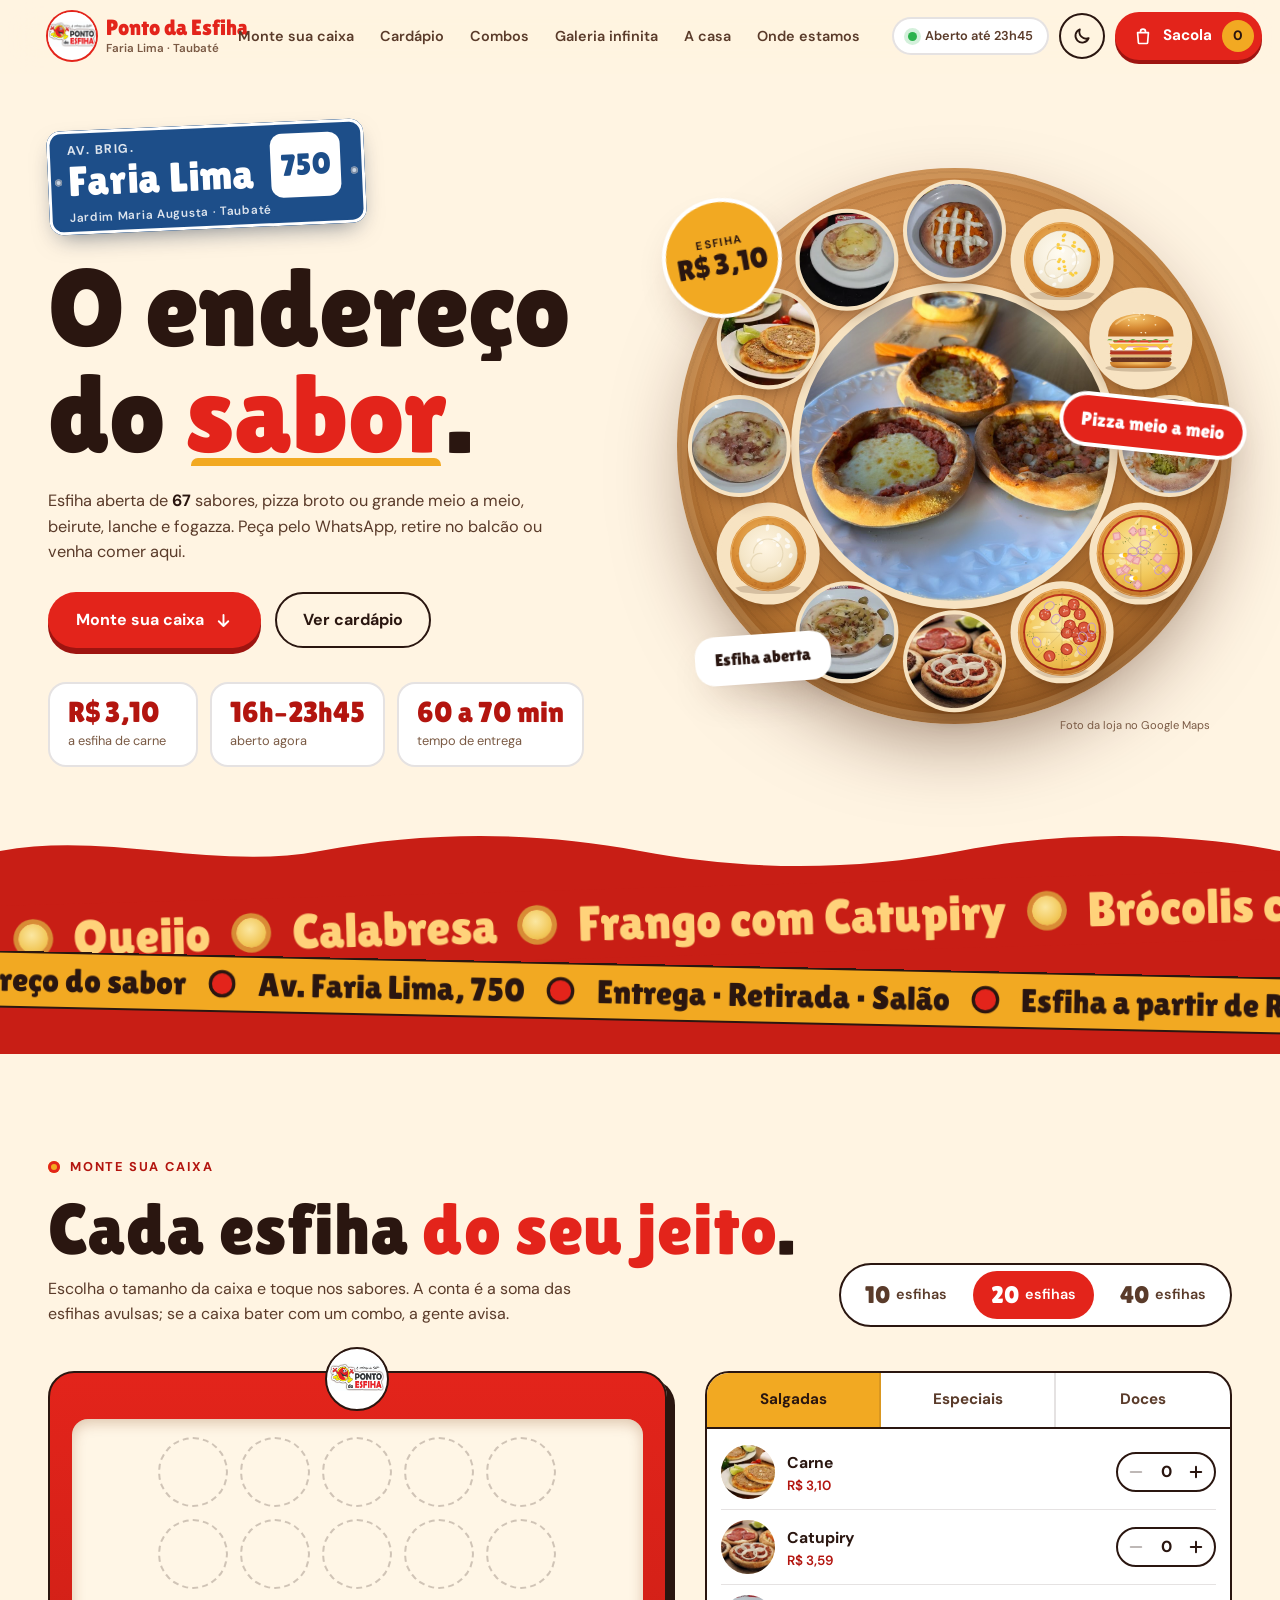
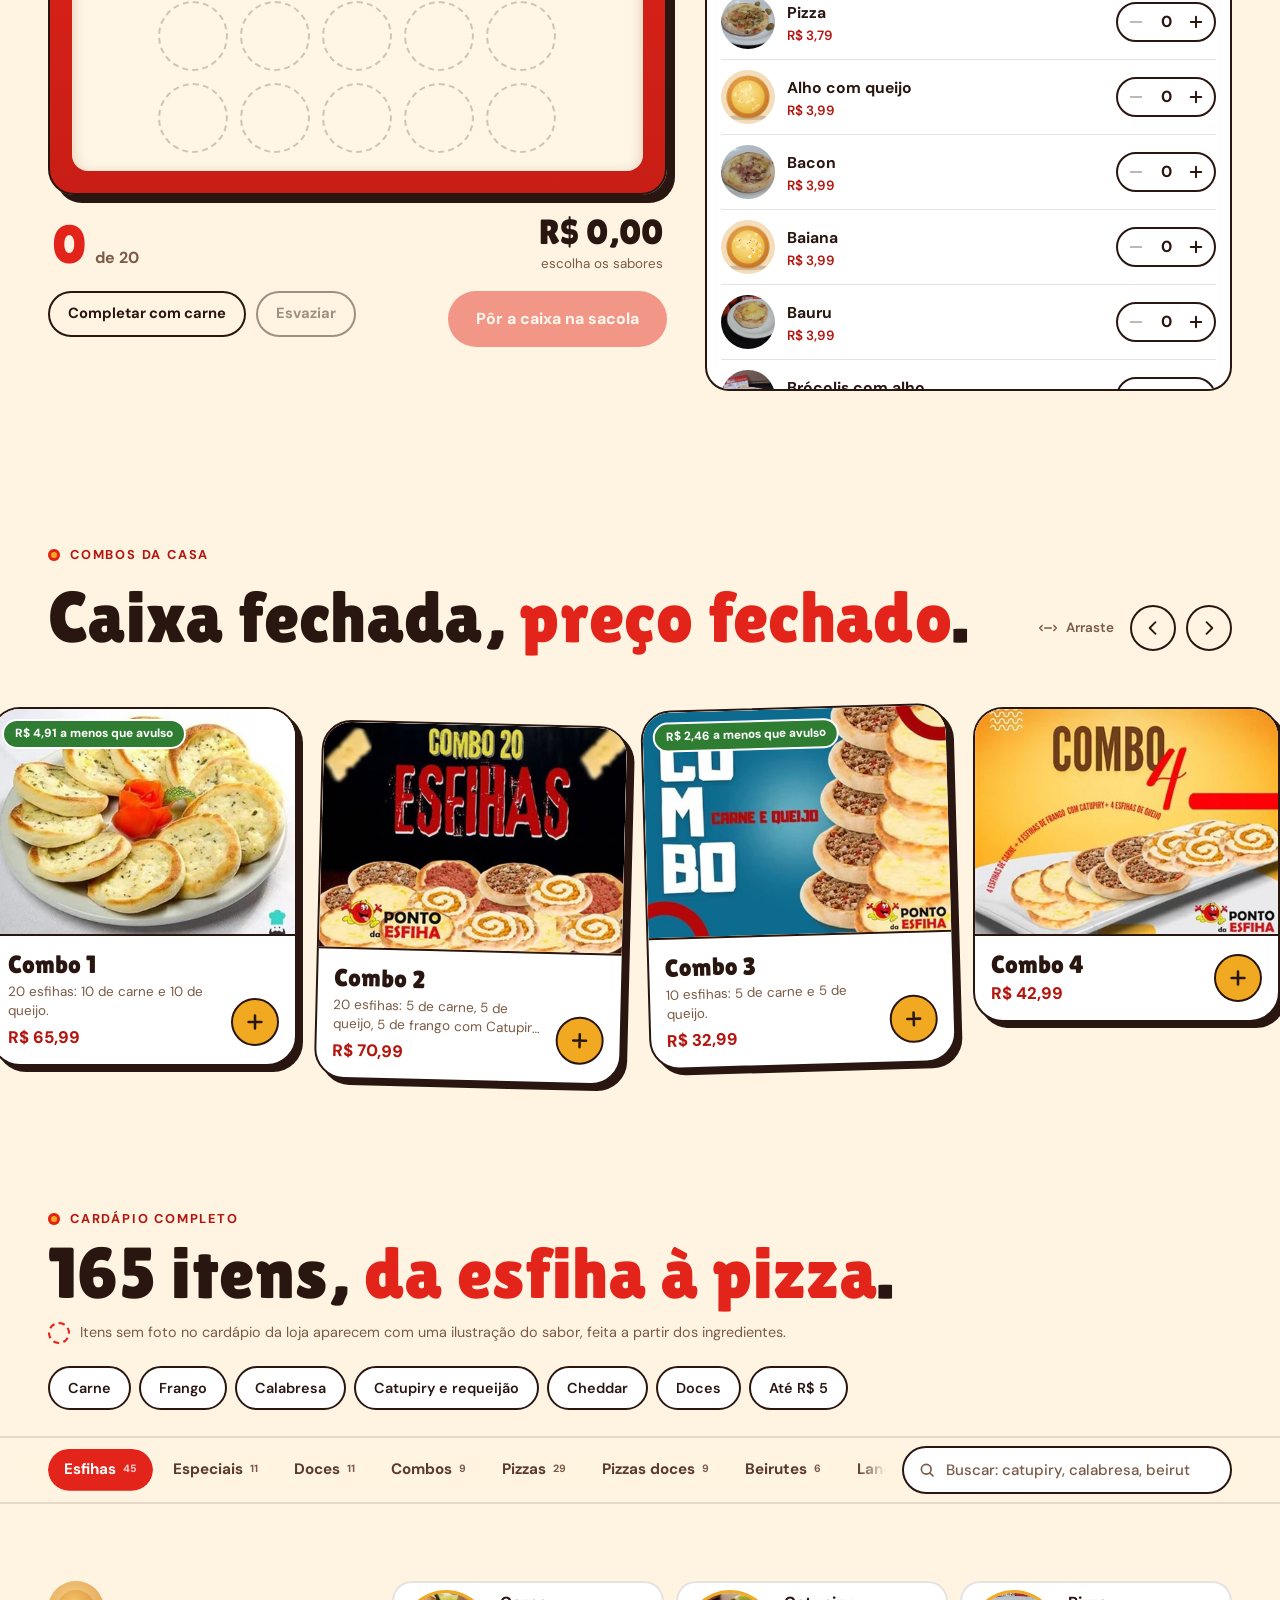
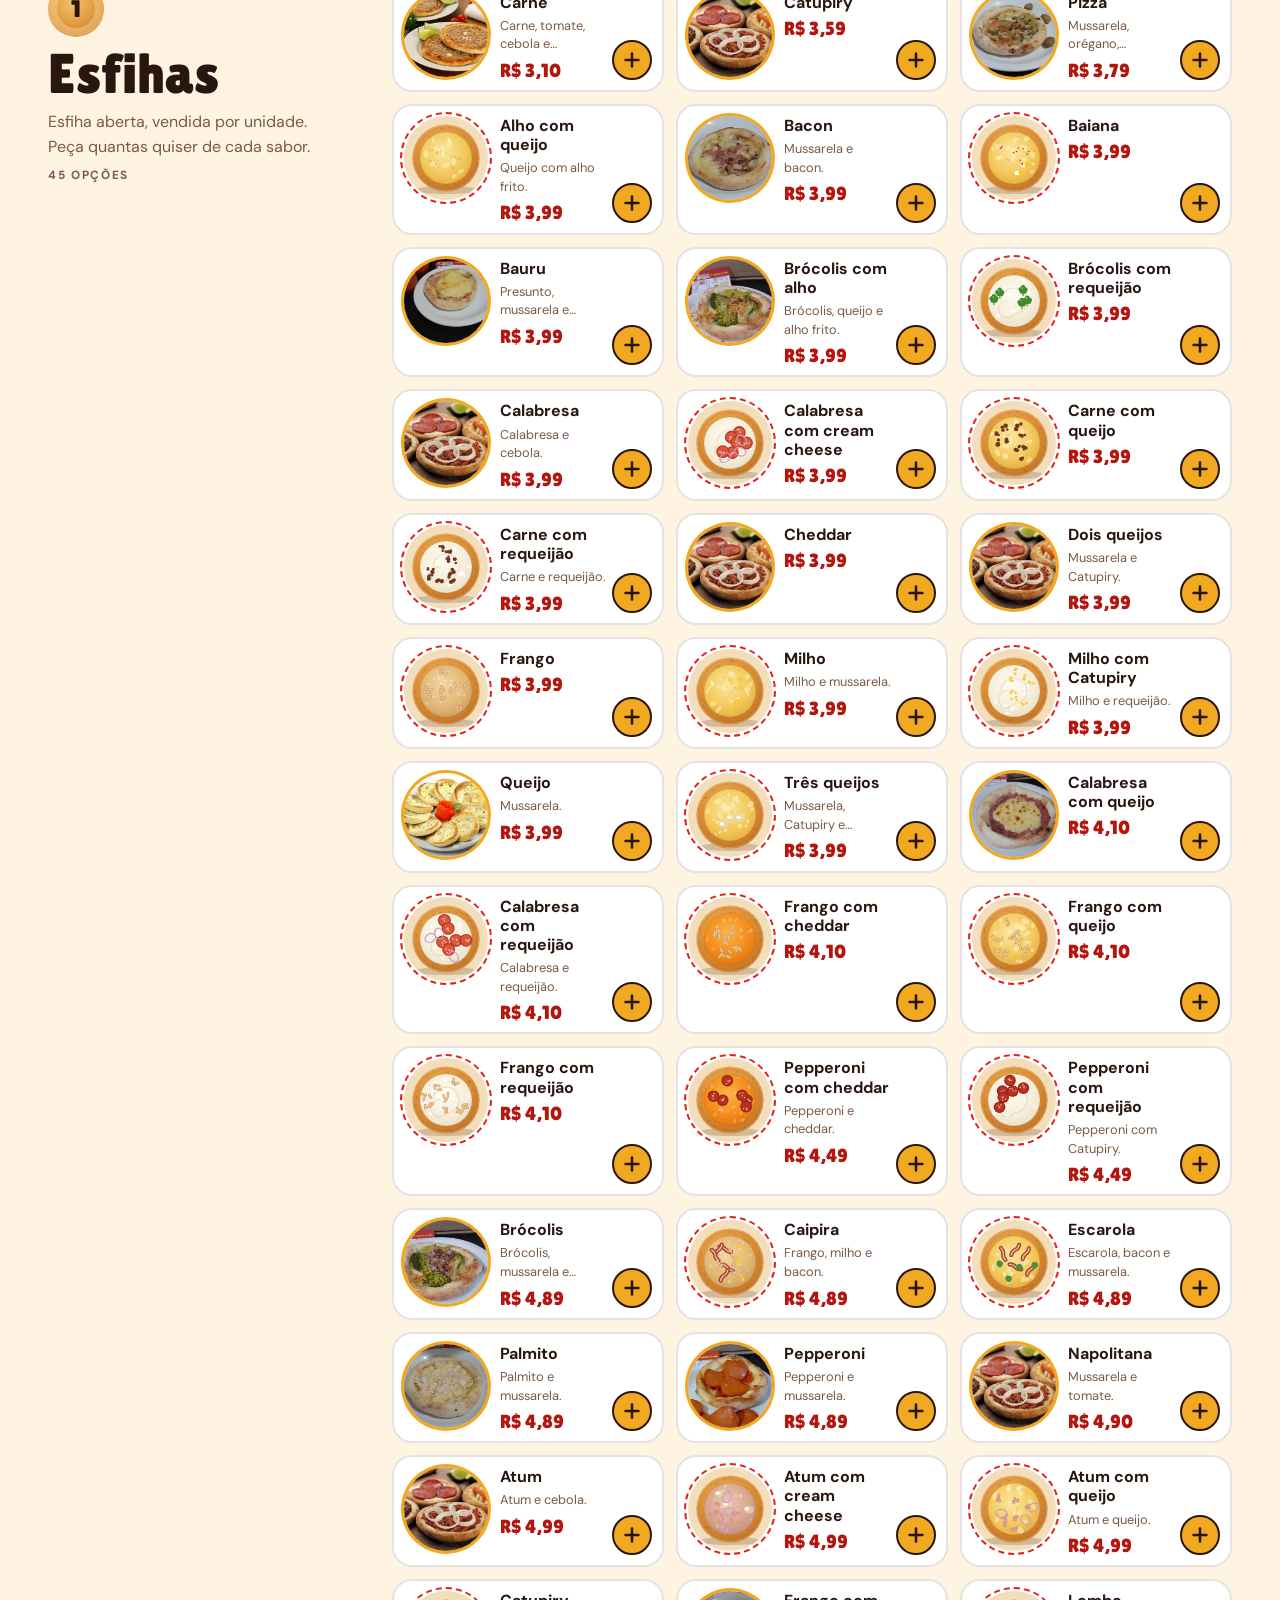
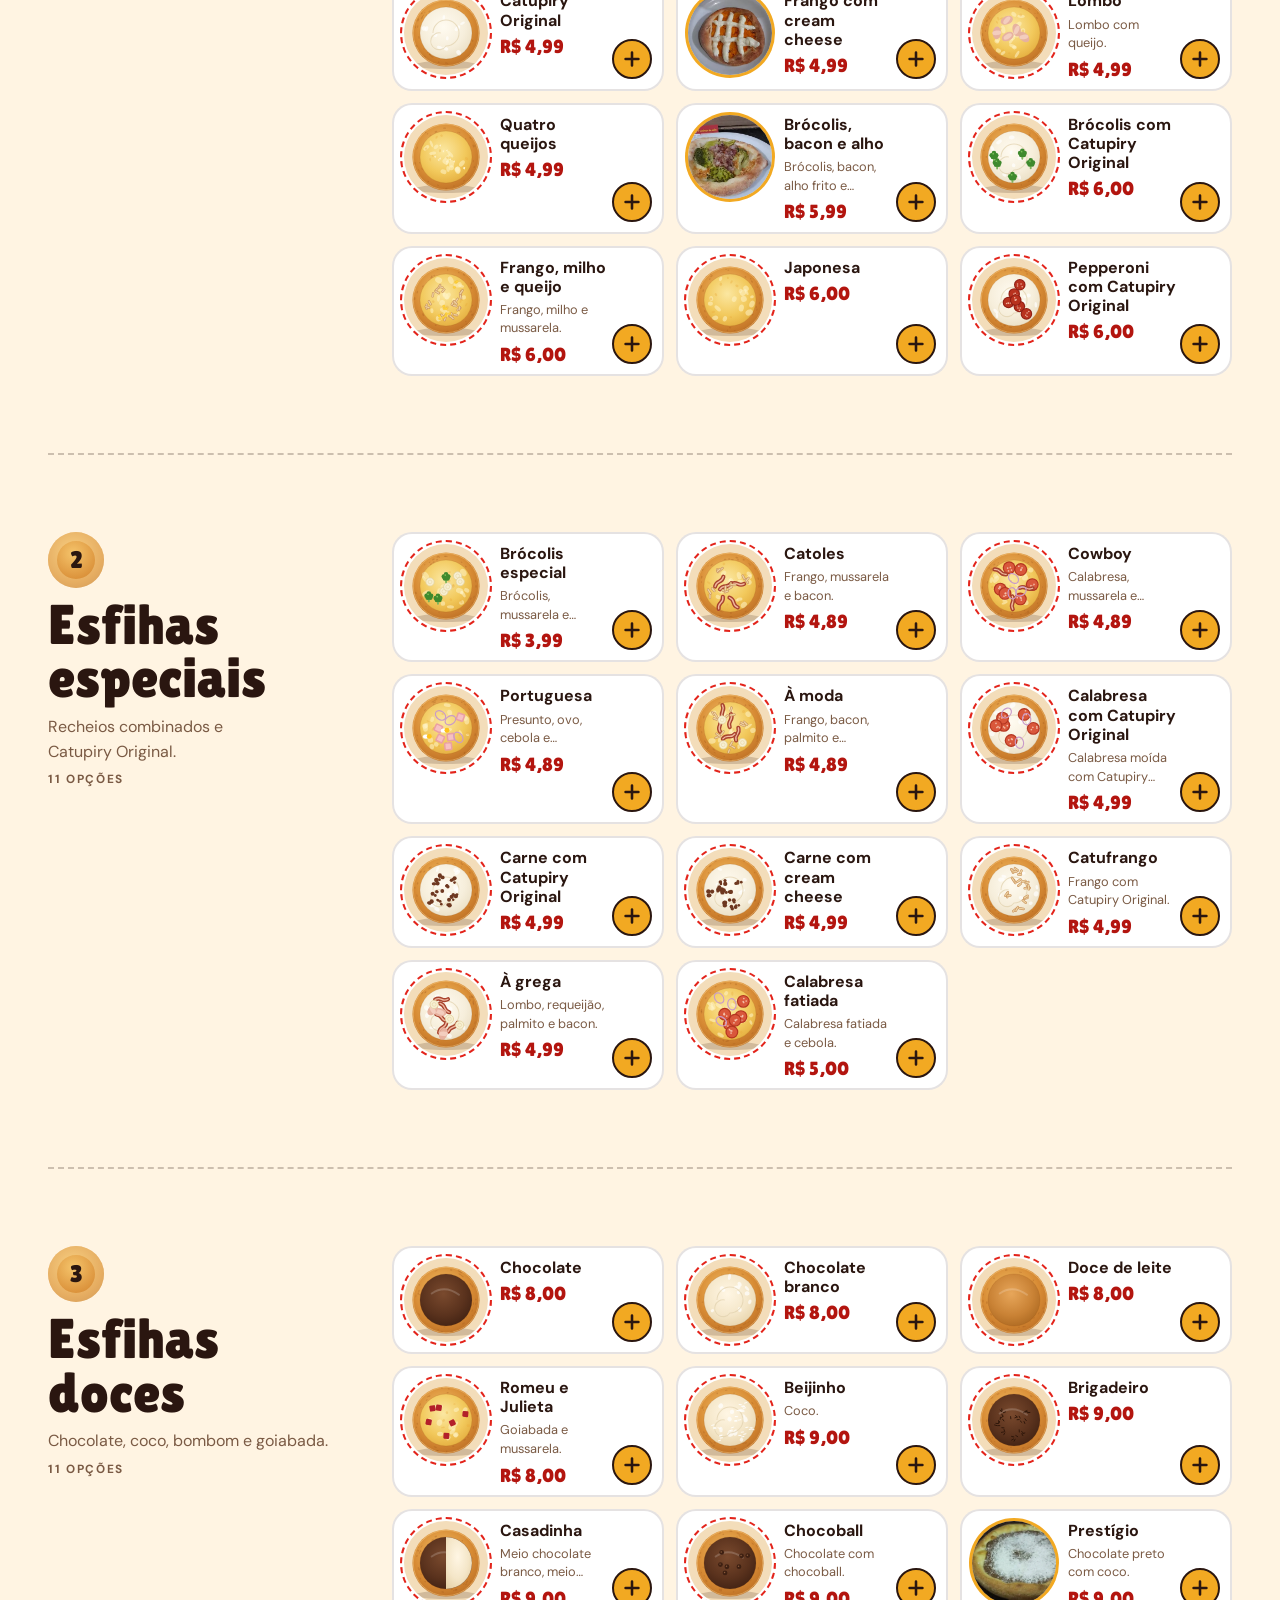
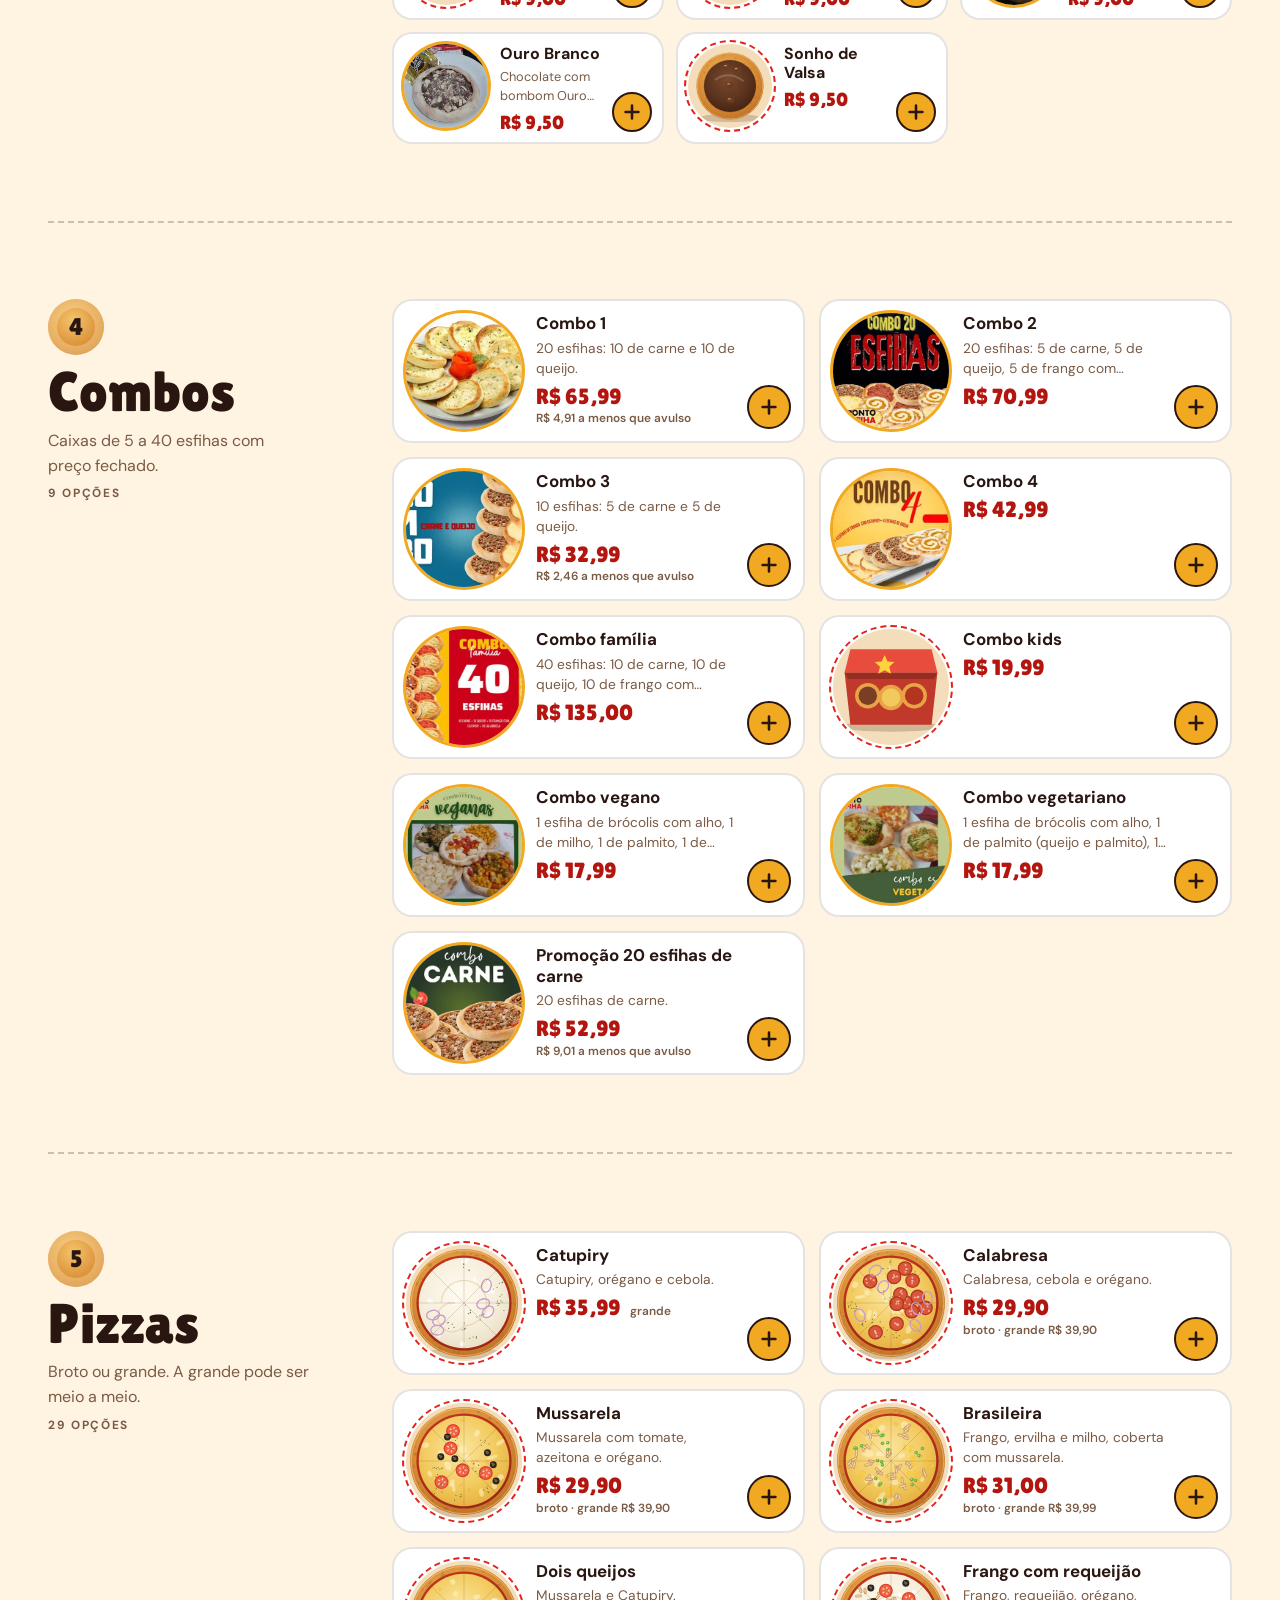
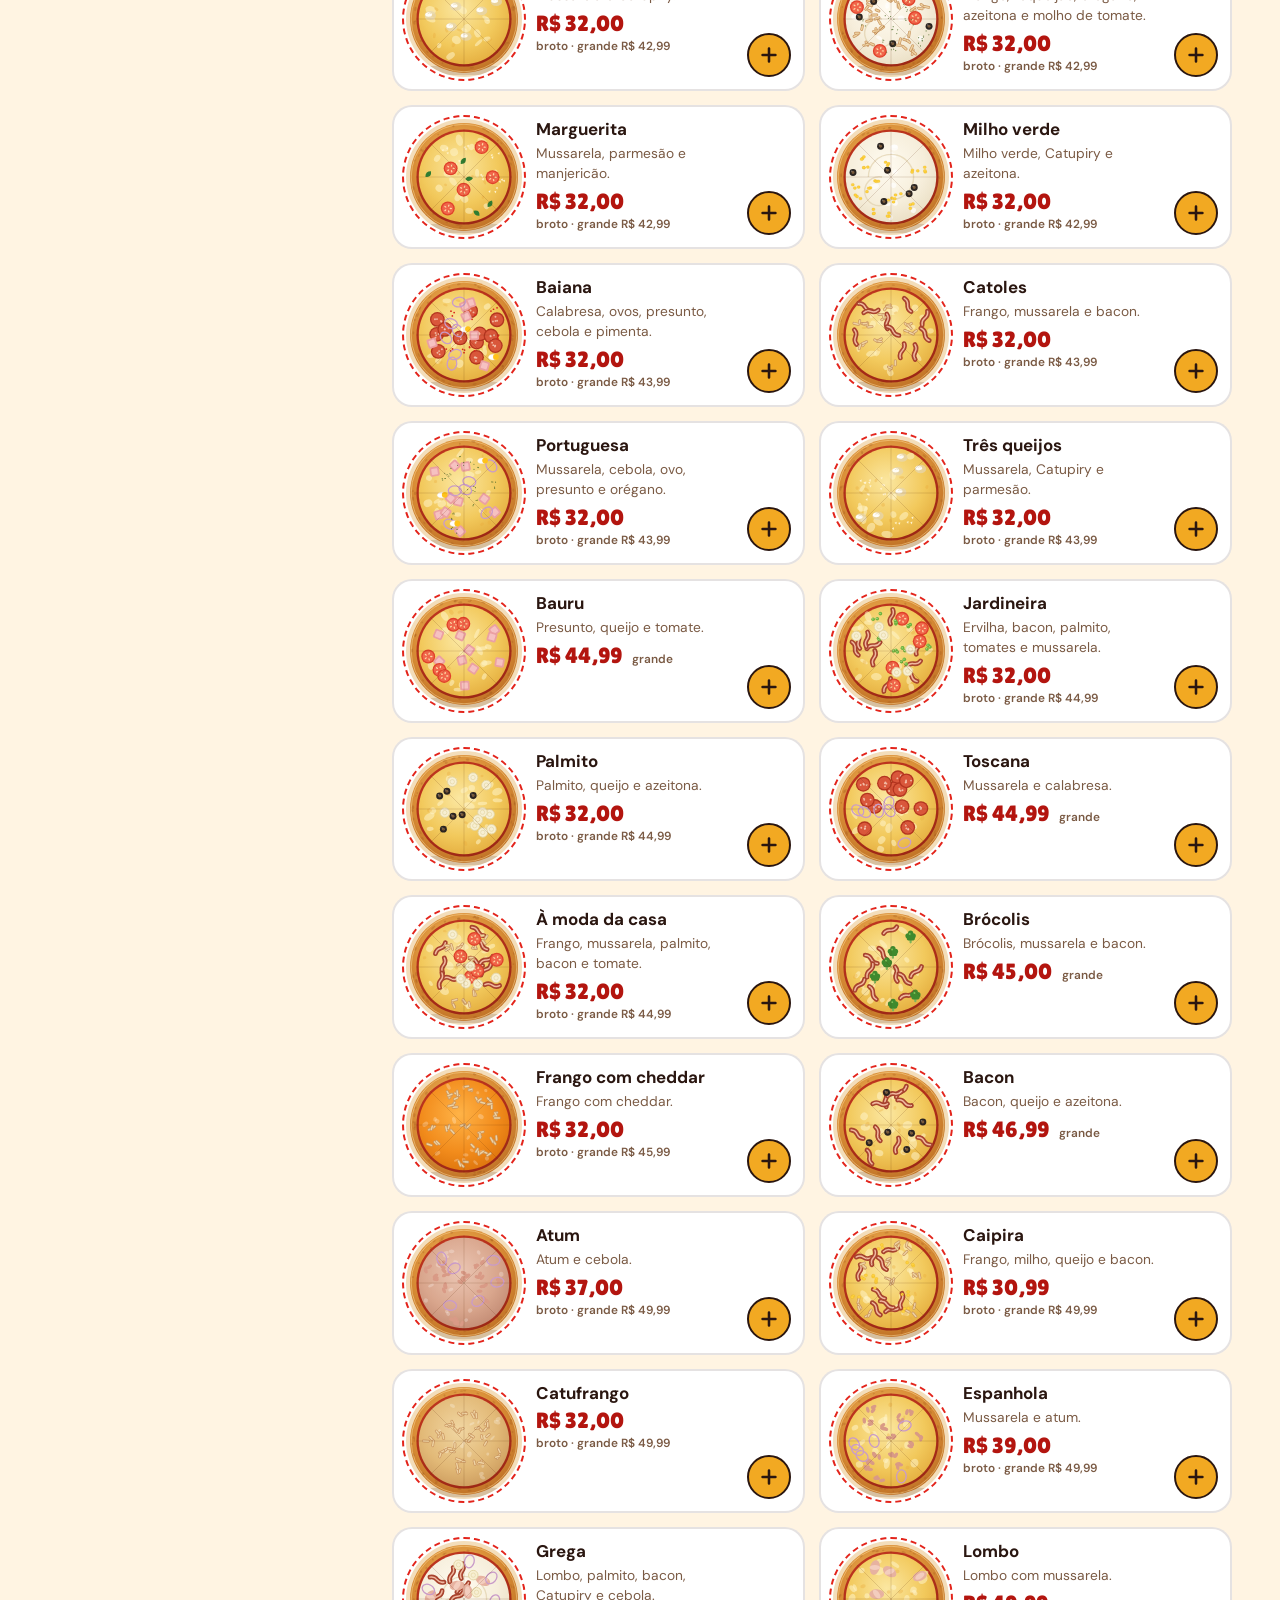
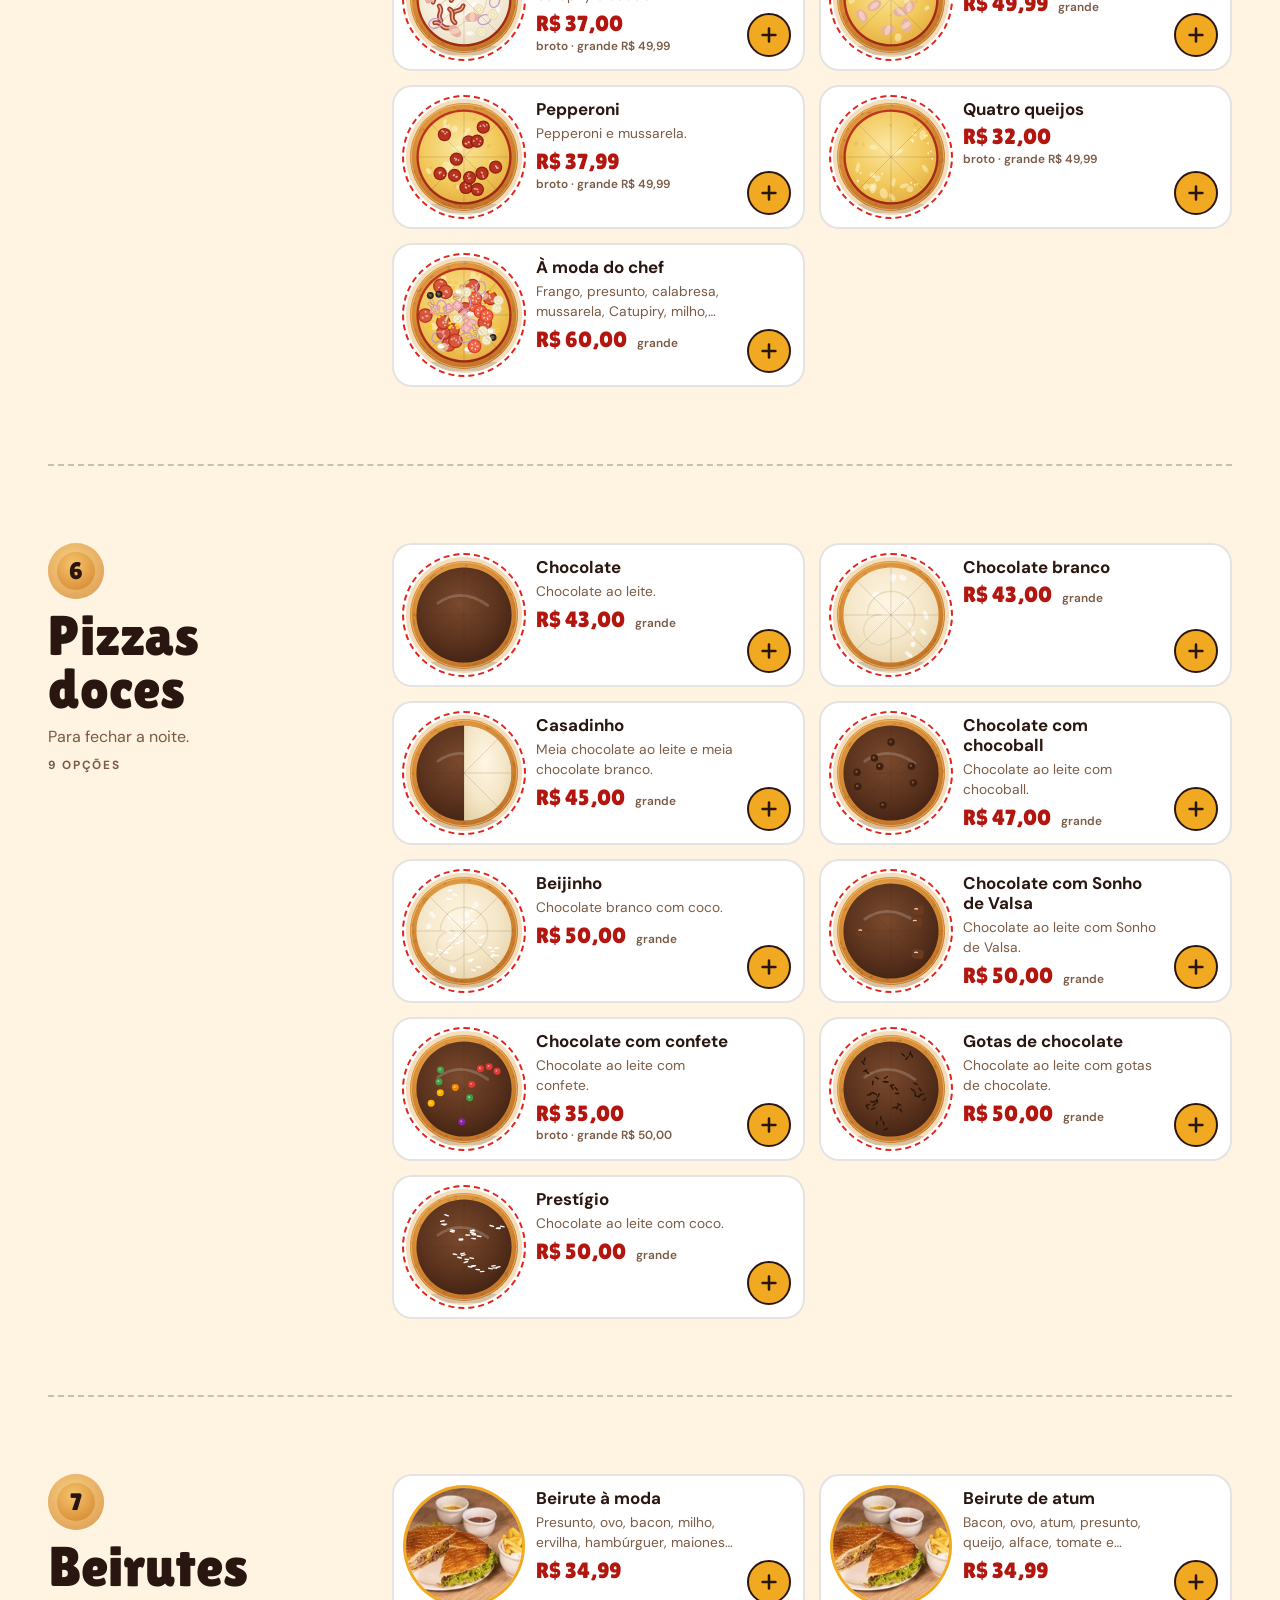
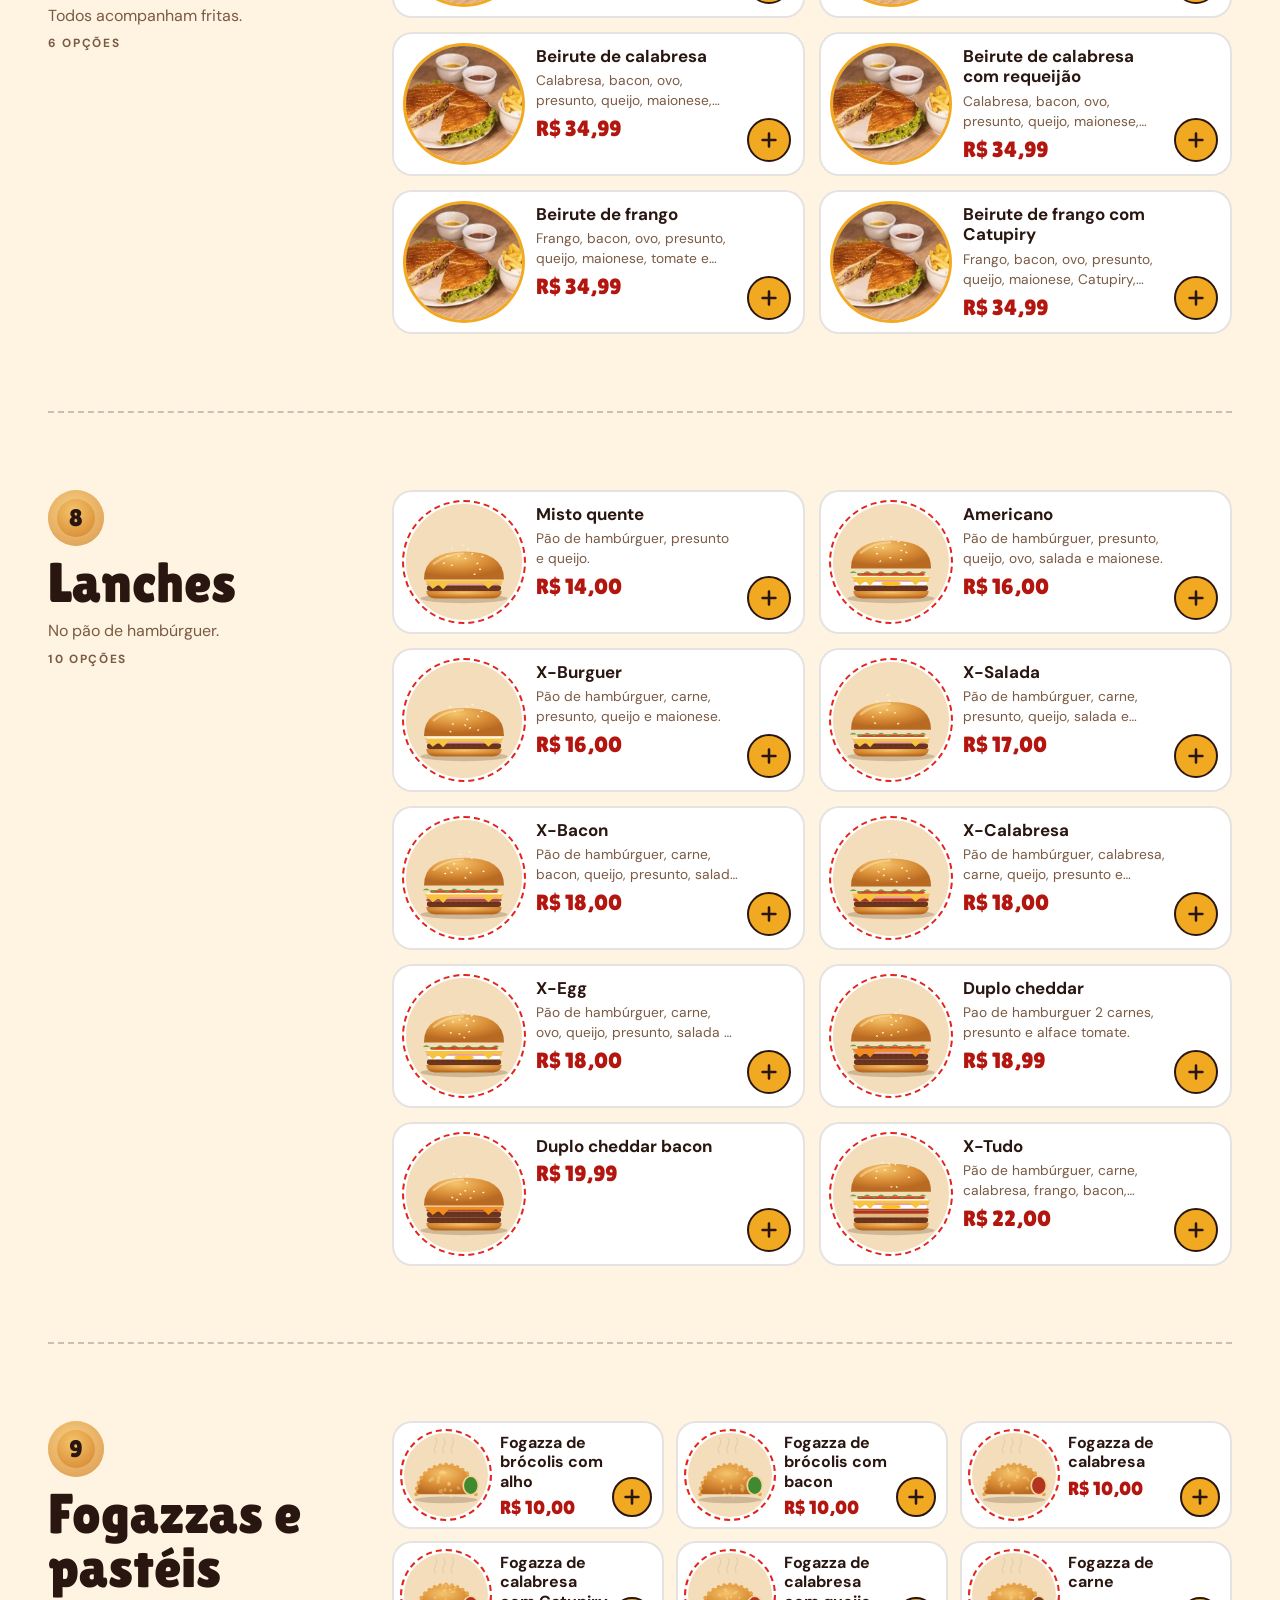
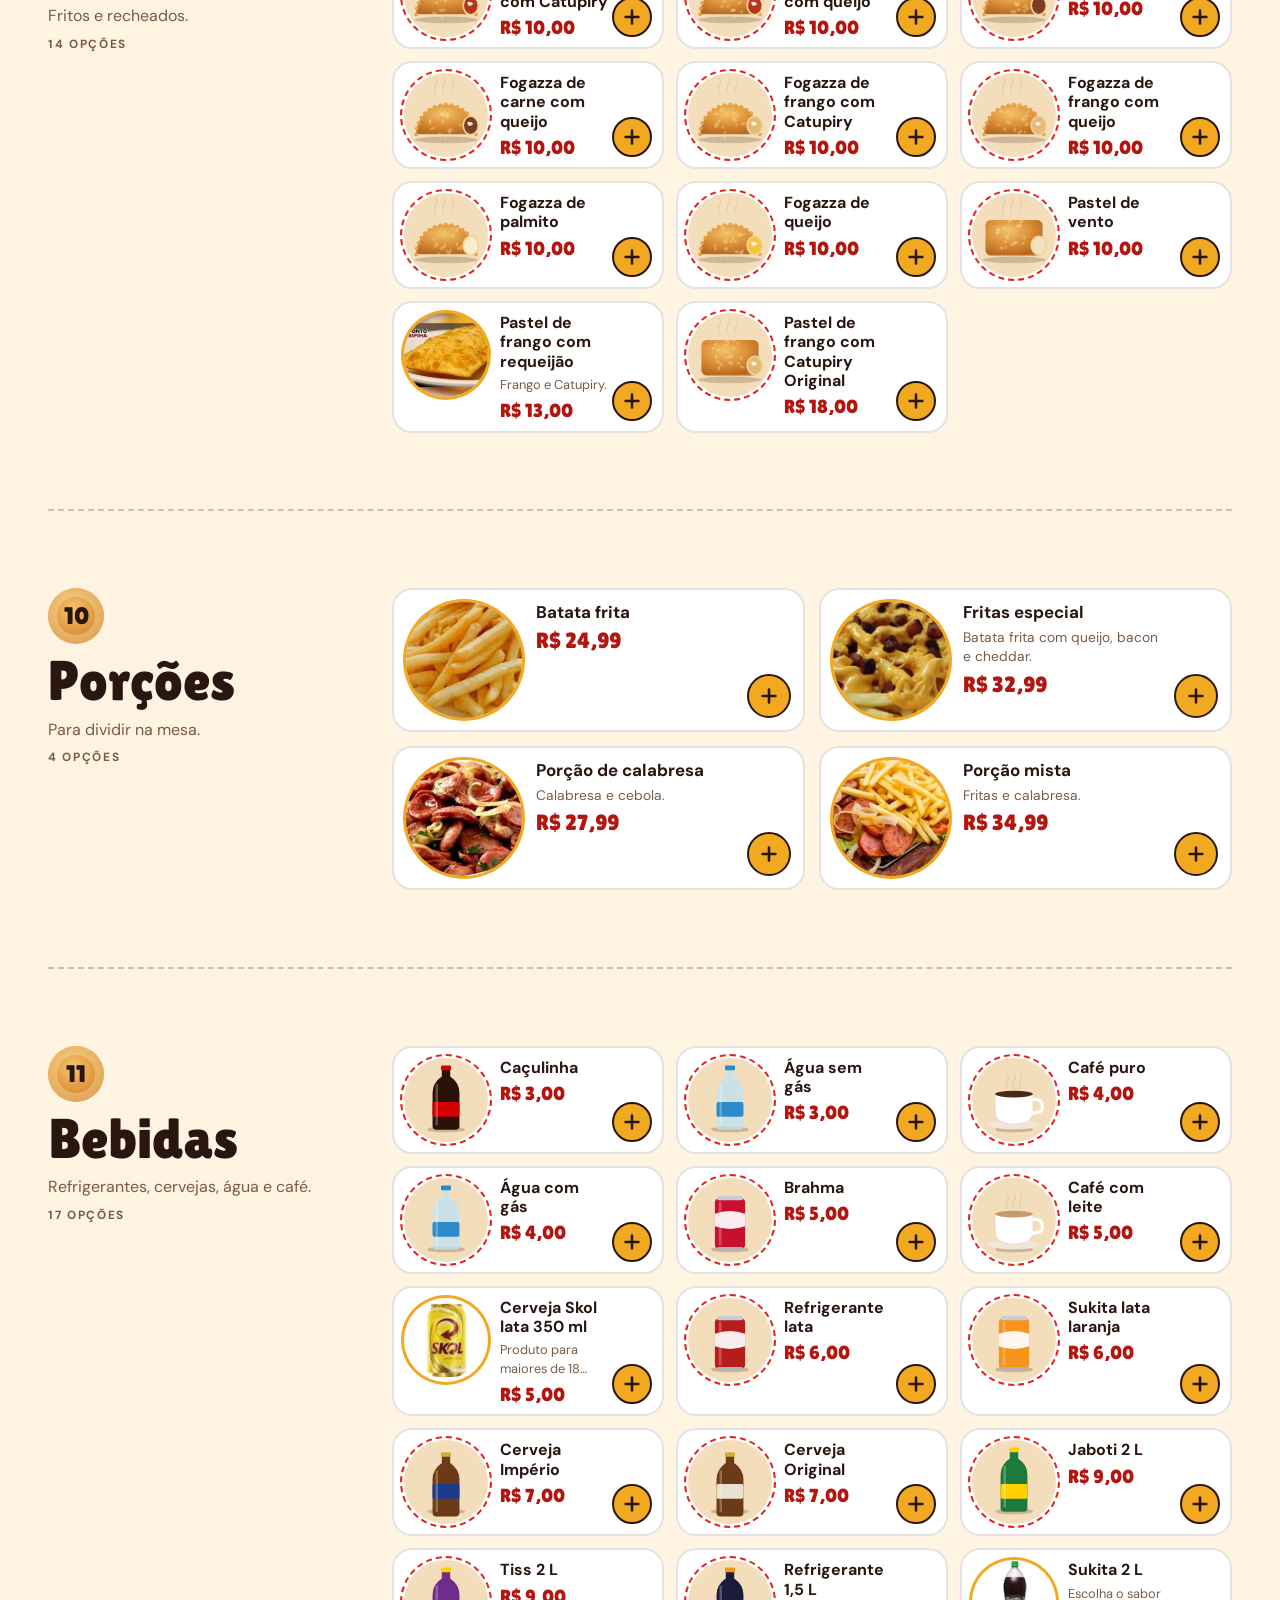
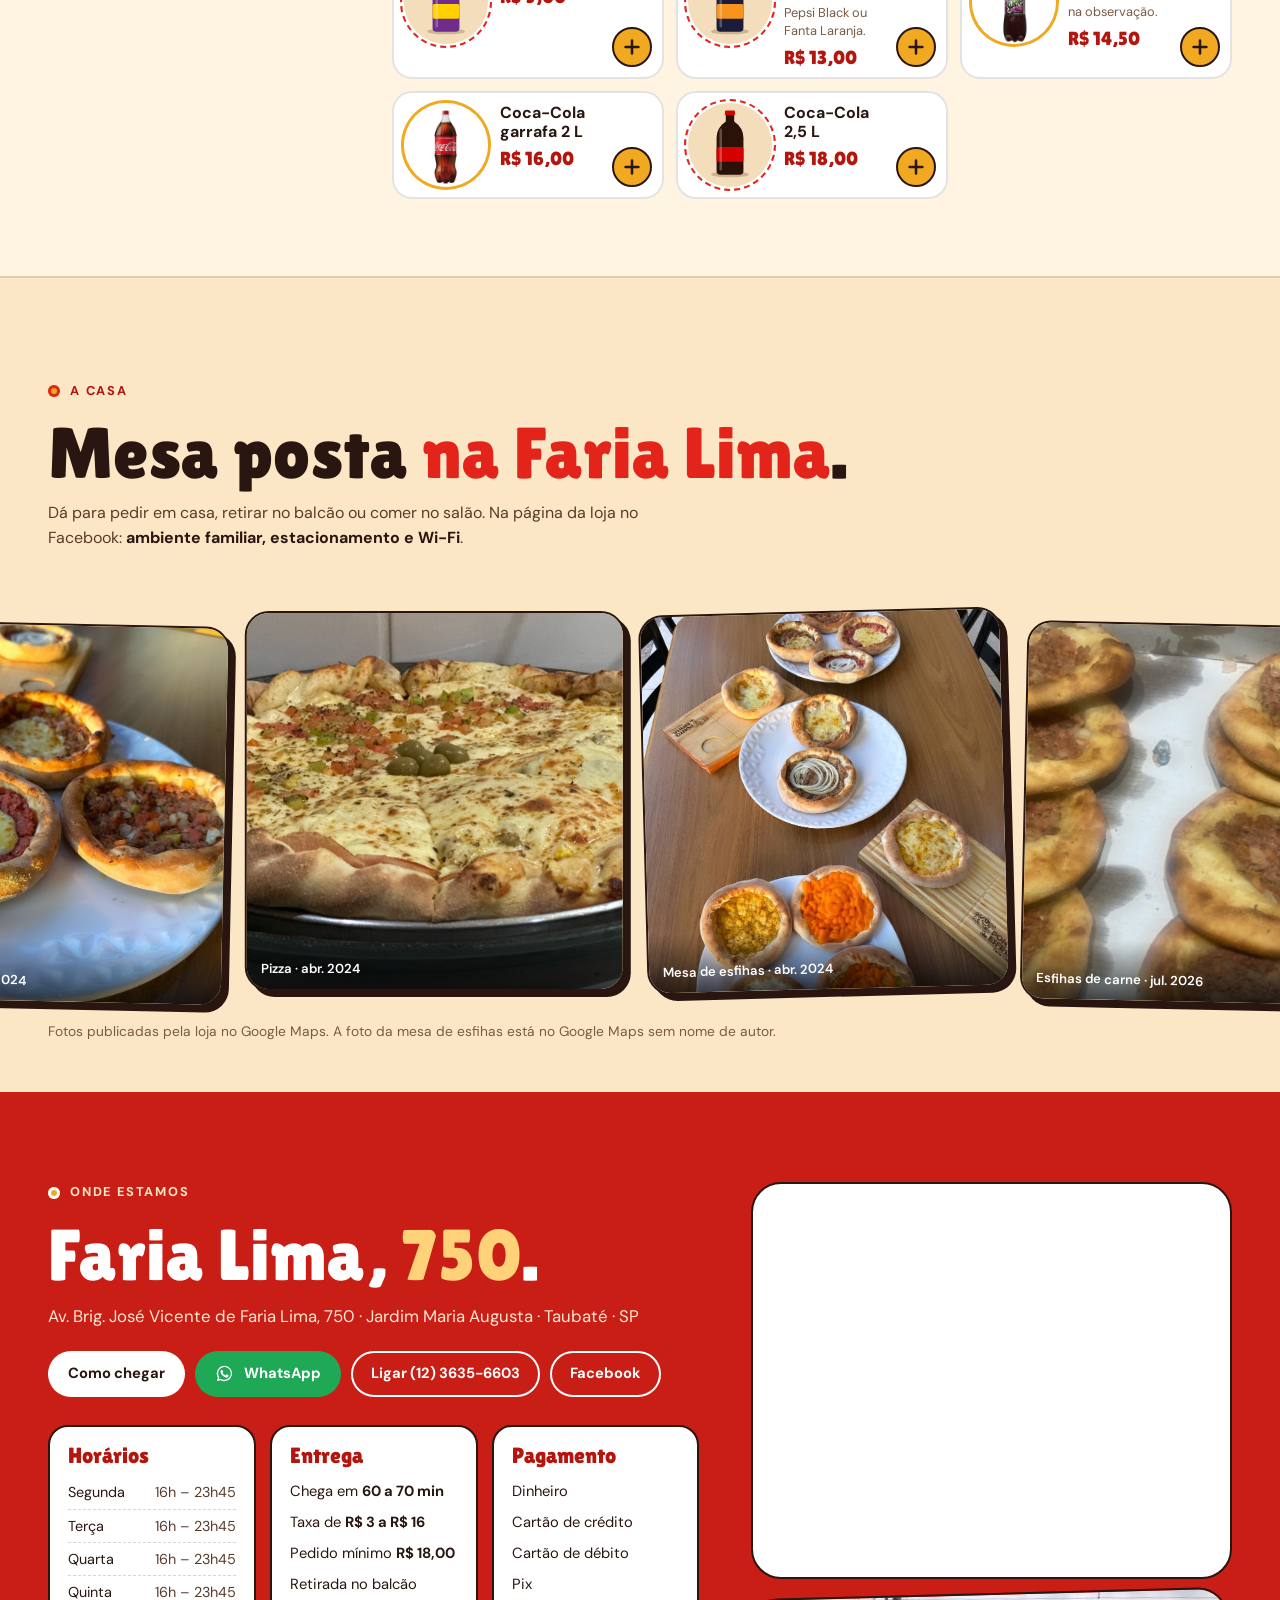
<file: index.html>
<!doctype html>
<html lang="pt-BR" data-theme="light">
<head>
  <meta charset="utf-8">
  <meta name="viewport" content="width=device-width, initial-scale=1, viewport-fit=cover">
  <title>Ponto da Esfiha Faria Lima</title>
  <meta name="description" content="Cardápio do Ponto da Esfiha Faria Lima, em Taubaté: esfiha aberta a partir de R$ 3,10, pizzas broto e grande (meio a meio), beirutes, lanches, fogazzas e porções. Av. Brig. José Vicente de Faria Lima, 750.">
  <meta name="robots" content="noindex">
  <meta name="theme-color" content="#FFF4E2">
  <link rel="preconnect" href="https://fonts.googleapis.com">
  <link rel="preconnect" href="https://fonts.gstatic.com" crossorigin>
  <link href="https://fonts.googleapis.com/css2?family=Lilita+One&family=DM+Sans:opsz,wght@9..40,400..800&display=swap" rel="stylesheet">
  <script>try { if (JSON.parse(localStorage.getItem('pontoesfiha-tema')) === 'dark') document.documentElement.dataset.theme = 'dark'; } catch (e) {}</script>
  <link rel="stylesheet" href="css/estilo.css">
  <link rel="icon" href="fotos/local/logo-ponto-da-esfiha.png">
</head>
<body>
  <a class="skip" href="#cardapio">Pular para o cardápio</a>

  <div class="loader" id="loader" aria-hidden="true">
    <div class="loader__esfiha"><span></span><i></i><i></i><i></i><i></i><i></i></div>
    <div class="loader__word">Ponto <small>da</small> Esfiha</div>
  </div>

  <header class="topbar" id="topbar">
    <div class="topbar__inner wrap">
      <a href="#inicio" class="brand" aria-label="Ponto da Esfiha Faria Lima, voltar ao início">
        <img src="fotos/local/logo-ponto-da-esfiha.png" alt="" width="48" height="48">
        <span class="brand__txt"><b>Ponto da Esfiha</b><small>Faria Lima · Taubaté</small></span>
      </a>
      <nav class="topnav" aria-label="Seções">
        <a href="#caixa">Monte sua caixa</a>
        <a href="#cardapio">Cardápio</a>
        <a href="#combos">Combos</a>
        <button type="button" data-open-explore>Galeria infinita</button>
        <a href="#casa">A casa</a>
        <a href="#onde">Onde estamos</a>
      </nav>
      <div class="topbar__actions">
        <span class="status" id="status"><i></i><span>—</span></span>
        <button type="button" class="icon-btn" id="themeBtn" aria-label="Alternar tema claro e escuro">
          <svg class="i-moon" viewBox="0 0 24 24" aria-hidden="true"><path d="M20 14.6A8.2 8.2 0 0 1 9.4 4a8.2 8.2 0 1 0 10.6 10.6z"/></svg>
          <svg class="i-sun" viewBox="0 0 24 24" aria-hidden="true"><circle cx="12" cy="12" r="4.2"/><path d="M12 2.5v2.2M12 19.3v2.2M4.6 4.6l1.6 1.6M17.8 17.8l1.6 1.6M2.5 12h2.2M19.3 12h2.2M4.6 19.4l1.6-1.6M17.8 6.2l1.6-1.6"/></svg>
        </button>
        <button type="button" class="bag-btn" id="bagBtn" aria-label="Abrir sacola de pedido">
          <svg viewBox="0 0 24 24" aria-hidden="true"><path d="M5.5 8h13l-1 12.2a1 1 0 0 1-1 .8h-9a1 1 0 0 1-1-.8z"/><path d="M9 8V6.8a3 3 0 0 1 6 0V8"/></svg>
          <span class="bag-btn__label">Sacola</span>
          <span class="bag-btn__count" id="bagCount">0</span>
        </button>
      </div>
    </div>
  </header>

  <main id="inicio">
    <!-- Hero: o endereço do sabor -->
    <section class="hero wrap" aria-labelledby="heroTitle">
      <div class="hero__copy">
        <div class="plate" aria-label="Endereço: Avenida Brigadeiro José Vicente de Faria Lima, 750">
          <span class="plate__kind">Av. Brig.</span>
          <span class="plate__name">Faria Lima</span>
          <span class="plate__num">750</span>
          <span class="plate__hood">Jardim Maria Augusta · Taubaté</span>
        </div>
        <h1 class="hero__title" id="heroTitle">
          <span class="ln"><span class="w">O endereço</span></span>
          <span class="ln"><span class="w">do <em>sabor</em>.</span></span>
        </h1>
        <p class="hero__lead">Esfiha aberta de <b data-count-cat="esfihas,especiais,doces">67</b> sabores, pizza broto ou grande meio a meio, beirute, lanche e fogazza. Peça pelo WhatsApp, retire no balcão ou venha comer aqui.</p>
        <div class="hero__cta">
          <a href="#caixa" class="btn btn--red">Monte sua caixa <svg viewBox="0 0 24 24" aria-hidden="true"><path d="M12 5v14M6 13l6 6 6-6"/></svg></a>
          <a href="#cardapio" class="btn btn--ghost">Ver cardápio</a>
        </div>
        <ul class="hero__facts">
          <li><b id="factPreco">R$ 3,10</b><span>a esfiha de carne</span></li>
          <li><b id="factHoje">16h–23h45</b><span id="factHojeTxt">hoje</span></li>
          <li><b data-loja-entrega="tempo"></b><span>tempo de entrega</span></li>
        </ul>
      </div>
      <div class="hero__stage" aria-hidden="true">
        <div class="board">
          <div class="board__photo"><img data-foto="perto" alt=""></div>
          <div class="orbit" id="orbit"></div>
        </div>
        <span class="badge-float b1"><small>esfiha</small>R$ 3,10</span>
        <span class="badge-float b2">Pizza meio a meio</span>
        <span class="badge-float b3">Esfiha aberta</span>
        <span class="board__credit">Foto da loja no Google Maps</span>
      </div>
    </section>

    <svg class="wave" viewBox="0 0 1440 60" preserveAspectRatio="none" aria-hidden="true"><path d="M0 30 C 120 0, 240 60, 360 30 S 600 0, 720 30 S 960 60, 1080 30 S 1320 0, 1440 30 V60 H0Z"/></svg>
    <div class="band" aria-hidden="true">
      <div class="band__row"><div class="band__track" id="bandA"></div></div>
      <div class="band__row band__row--alt"><div class="band__track" id="bandB"></div></div>
    </div>

    <!-- Monte sua caixa -->
    <section class="box wrap" id="caixa" aria-labelledby="boxTitle">
      <div class="box__head">
        <div>
          <p class="kicker">Monte sua caixa</p>
          <h2 class="h2" id="boxTitle">Cada esfiha <em>do seu jeito</em>.</h2>
          <p class="box__intro">Escolha o tamanho da caixa e toque nos sabores. A conta é a soma das esfihas avulsas; se a caixa bater com um combo, a gente avisa.</p>
        </div>
        <div class="sizes" role="radiogroup" aria-label="Tamanho da caixa" id="boxSizes">
          <label><input type="radio" name="bx" value="10"><span><b>10</b> esfihas</span></label>
          <label><input type="radio" name="bx" value="20" checked><span><b>20</b> esfihas</span></label>
          <label><input type="radio" name="bx" value="40"><span><b>40</b> esfihas</span></label>
        </div>
      </div>
      <div class="box__grid">
        <div class="box__visual">
          <div class="crate" id="crate">
            <div class="crate__lid" aria-hidden="true"><img src="fotos/local/logo-ponto-da-esfiha.png" alt=""></div>
            <div class="crate__slots" id="slots" aria-hidden="true"></div>
          </div>
          <div class="box__sum" aria-live="polite">
            <div class="box__count"><b id="boxCount">0</b><span>de <span id="boxSize">20</span></span></div>
            <div class="box__total"><b id="boxTotal">R$ 0,00</b><span id="boxAvg">escolha os sabores</span></div>
          </div>
          <p class="box__hint" id="boxHint" hidden></p>
          <div class="box__actions">
            <button type="button" class="btn btn--ghost btn--sm" id="boxFill">Completar com carne</button>
            <button type="button" class="btn btn--ghost btn--sm" id="boxClear">Esvaziar</button>
            <button type="button" class="btn btn--red" id="boxAdd" disabled>Pôr a caixa na sacola</button>
          </div>
        </div>
        <div class="box__picker">
          <div class="pick-sum" id="pickSum" aria-hidden="true"></div>
          <div class="pick-tabs" role="tablist" aria-label="Tipo de esfiha" id="pickTabs">
            <button type="button" role="tab" aria-selected="true" data-pt="esfihas">Salgadas</button>
            <button type="button" role="tab" aria-selected="false" data-pt="especiais">Especiais</button>
            <button type="button" role="tab" aria-selected="false" data-pt="doces">Doces</button>
          </div>
          <ul class="pick-list" id="pickList"></ul>
        </div>
      </div>
    </section>

    <!-- Combos (carrossel infinito) -->
    <section class="favs" id="combos" aria-labelledby="favsTitle">
      <div class="wrap favs__head">
        <div>
          <p class="kicker">Combos da casa</p>
          <h2 class="h2" id="favsTitle">Caixa fechada, <em>preço fechado</em>.</h2>
        </div>
        <div class="favs__ctrl">
          <span class="hint"><svg viewBox="0 0 24 24" aria-hidden="true"><path d="M8 12h8M5 9l-3 3 3 3M19 9l3 3-3 3"/></svg>Arraste</span>
          <button type="button" class="round-btn" id="favPrev" aria-label="Anterior"><svg viewBox="0 0 24 24" aria-hidden="true"><path d="M15 5l-7 7 7 7"/></svg></button>
          <button type="button" class="round-btn" id="favNext" aria-label="Próximo"><svg viewBox="0 0 24 24" aria-hidden="true"><path d="M9 5l7 7-7 7"/></svg></button>
        </div>
      </div>
      <div class="favs__viewport" id="favViewport"><div class="favs__track" id="favTrack" role="list"></div></div>
    </section>

    <!-- Cardápio -->
    <section class="menu" id="cardapio" aria-labelledby="menuTitle">
      <div class="wrap menu__intro">
        <p class="kicker">Cardápio completo</p>
        <h2 class="h2" id="menuTitle"><span id="menuCount">165</span> itens, <em>da esfiha à pizza</em>.</h2>
        <p class="menu__note"><span class="ilus-dot" aria-hidden="true"></span>Itens sem foto no cardápio da loja aparecem com uma ilustração do sabor, feita a partir dos ingredientes.</p>
        <div class="filters" id="filters" role="group" aria-label="Filtrar por ingrediente"></div>
      </div>
      <div class="menubar" id="menubar">
        <div class="wrap menubar__inner">
          <div class="tabs"><div class="tabs__scroller" id="tabsScroller">
            <ul class="tabs__list" id="tabsList"></ul>
            <ul class="tabs__list tabs__list--active" id="tabsActive" aria-hidden="true"></ul>
          </div></div>
          <label class="search" id="searchBox">
            <svg viewBox="0 0 24 24" aria-hidden="true"><circle cx="11" cy="11" r="6.5"/><path d="M20 20l-4.2-4.2"/></svg>
            <span class="sr-only">Buscar no cardápio</span>
            <input type="search" id="search" placeholder="Buscar: catupiry, calabresa, beirute…" autocomplete="off" enterkeyhint="search">
            <button type="button" class="search__clear" id="searchClear" aria-label="Limpar busca"><svg viewBox="0 0 24 24" aria-hidden="true"><path d="M7 7l10 10M17 7L7 17"/></svg></button>
          </label>
        </div>
      </div>
      <div class="wrap" id="menuSections"></div>
      <div class="wrap empty" id="empty" hidden>
        <h3>Nada com esse nome</h3>
        <p>Tente outra palavra ou limpe os filtros.</p>
        <button type="button" class="btn btn--ghost" id="emptyReset">Limpar busca e filtros</button>
      </div>
    </section>

    <!-- A casa: fotos reais em faixa infinita -->
    <section class="house" id="casa" aria-labelledby="houseTitle">
      <div class="wrap house__head">
        <p class="kicker">A casa</p>
        <h2 class="h2" id="houseTitle">Mesa posta <em>na Faria Lima</em>.</h2>
        <p class="house__lead">Dá para pedir em casa, retirar no balcão ou comer no salão. Na página da loja no Facebook: <span id="perks"></span>.</p>
      </div>
      <div class="reel" id="reel" aria-label="Fotos da casa"></div>
      <p class="wrap small house__credit">Fotos publicadas pela loja no Google Maps. A foto da mesa de esfihas está no Google Maps sem nome de autor.</p>
    </section>

    <!-- Onde estamos -->
    <section class="where" id="onde" aria-labelledby="whereTitle">
      <div class="wrap where__grid">
        <div class="where__info">
          <p class="kicker kicker--light">Onde estamos</p>
          <h2 class="h2" id="whereTitle">Faria Lima, <em>750</em>.</h2>
          <p class="where__addr"><span data-loja="endereco"></span> · <span data-loja="bairro"></span> · <span data-loja="cidade"></span></p>
          <div class="where__cta" id="whereCta"></div>
          <div class="cards3">
            <div class="infocard"><h3>Horários</h3><ul class="hours" id="hours"></ul><p class="small">Horário do cardápio online. No Google aparece fechando à meia-noite.</p></div>
            <div class="infocard"><h3>Entrega</h3><ul class="plain" id="delivery"></ul><p class="small">A taxa depende da distância e é confirmada no pedido.</p></div>
            <div class="infocard"><h3>Pagamento</h3><ul class="plain" id="payments"></ul><p class="small">Na entrega ou no balcão.</p>
              <h3 class="mt">No Google</h3><p class="rating"><b data-loja="nota"></b> de 5 · <span data-loja="avaliacoes"></span> avaliações</p></div>
          </div>
        </div>
        <div class="where__map">
          <iframe id="mapFrame" title="Mapa com a localização do Ponto da Esfiha Faria Lima" loading="lazy" referrerpolicy="no-referrer-when-downgrade"></iframe>
          <figure class="facade"><img data-foto="fachada" alt="Fachada do Ponto da Esfiha na Avenida Faria Lima" loading="lazy"><figcaption>Fachada · foto da loja no Google Maps</figcaption></figure>
        </div>
      </div>
    </section>
  </main>

  <footer class="footer">
    <div class="wrap footer__inner">
      <div class="footer__brand"><img src="fotos/local/logo-ponto-da-esfiha.png" alt="" width="44" height="44"><span>Ponto da Esfiha Faria Lima</span></div>
      <p class="footer__note">Preços conforme o cardápio online da loja em 20/10/2026. Fotos dos itens: Ponto da Esfiha Faria Lima. Ilustrações feitas para esta prévia, a partir dos ingredientes de cada item.</p>
      <p class="footer__note"><b>Prévia de site criada para apresentação.</b></p>
    </div>
    <div class="footer__giant" aria-hidden="true">Esfiha</div>
  </footer>

  <button type="button" class="cartbar" id="cartbar" aria-label="Ver sacola">
    <span class="cartbar__count" id="cartbarCount">0</span>
    <span class="cartbar__label">Ver sacola</span>
    <span class="cartbar__total" id="cartbarTotal">R$ 0,00</span>
  </button>

  <div class="layer" id="detailLayer" hidden>
    <div class="scrim" data-close></div>
    <div class="detail" id="detail" role="dialog" aria-modal="true" aria-labelledby="detailName" tabindex="-1">
      <div class="grabber" aria-hidden="true"><span></span></div>
      <button type="button" class="close-btn" data-close aria-label="Fechar"><svg viewBox="0 0 24 24" aria-hidden="true"><path d="M7 7l10 10M17 7L7 17"/></svg></button>
      <div class="detail__media" id="detailMedia"></div>
      <div class="detail__body" id="detailBody"></div>
    </div>
  </div>

  <div class="layer" id="cartLayer" hidden>
    <div class="scrim" data-close></div>
    <aside class="cart" id="cart" role="dialog" aria-modal="true" aria-labelledby="cartTitle" tabindex="-1">
      <div class="grabber" aria-hidden="true"><span></span></div>
      <header class="cart__head">
        <h2 id="cartTitle">Sua sacola</h2>
        <button type="button" class="close-btn" data-close aria-label="Fechar sacola"><svg viewBox="0 0 24 24" aria-hidden="true"><path d="M7 7l10 10M17 7L7 17"/></svg></button>
      </header>
      <div class="cart__body" id="cartBody"></div>
      <footer class="cart__foot" id="cartFoot"></footer>
    </aside>
  </div>

  <div class="explore" id="explore" role="dialog" aria-modal="true" aria-label="Galeria infinita do cardápio" hidden>
    <div class="explore__world" id="exploreWorld"></div>
    <div class="explore__ui">
      <div class="explore__title"><span class="kicker">Galeria infinita</span><p>Arraste pra qualquer lado. Toque num item pra ver os detalhes.</p></div>
      <button type="button" class="close-btn close-btn--lg" id="exploreClose" aria-label="Fechar galeria"><svg viewBox="0 0 24 24" aria-hidden="true"><path d="M7 7l10 10M17 7L7 17"/></svg></button>
    </div>
    <div class="explore__cursor" id="exploreCursor" aria-hidden="true">Arraste</div>
  </div>

  <div class="toast" id="toast" role="status" aria-live="polite"></div>

  <script src="js/dados.js"></script>
  <script src="js/app.js"></script>
</body>
</html>
</file>
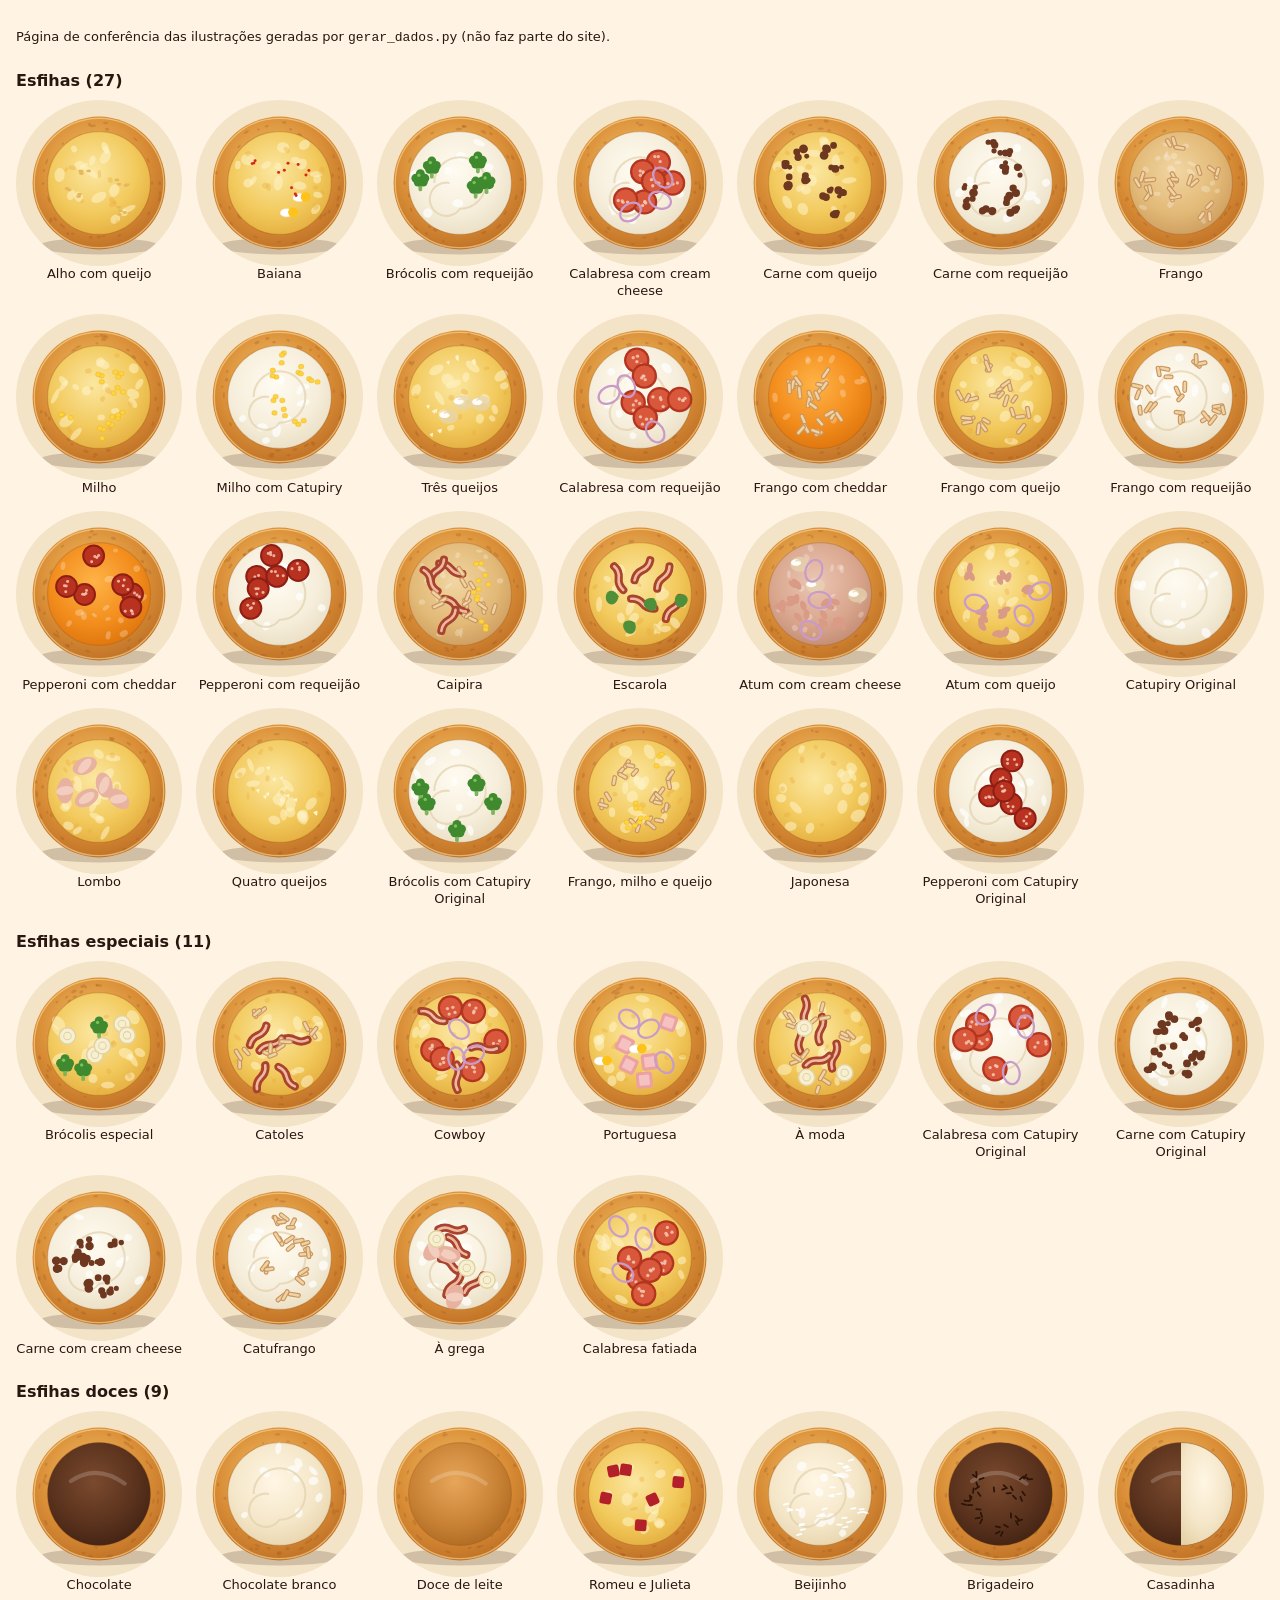
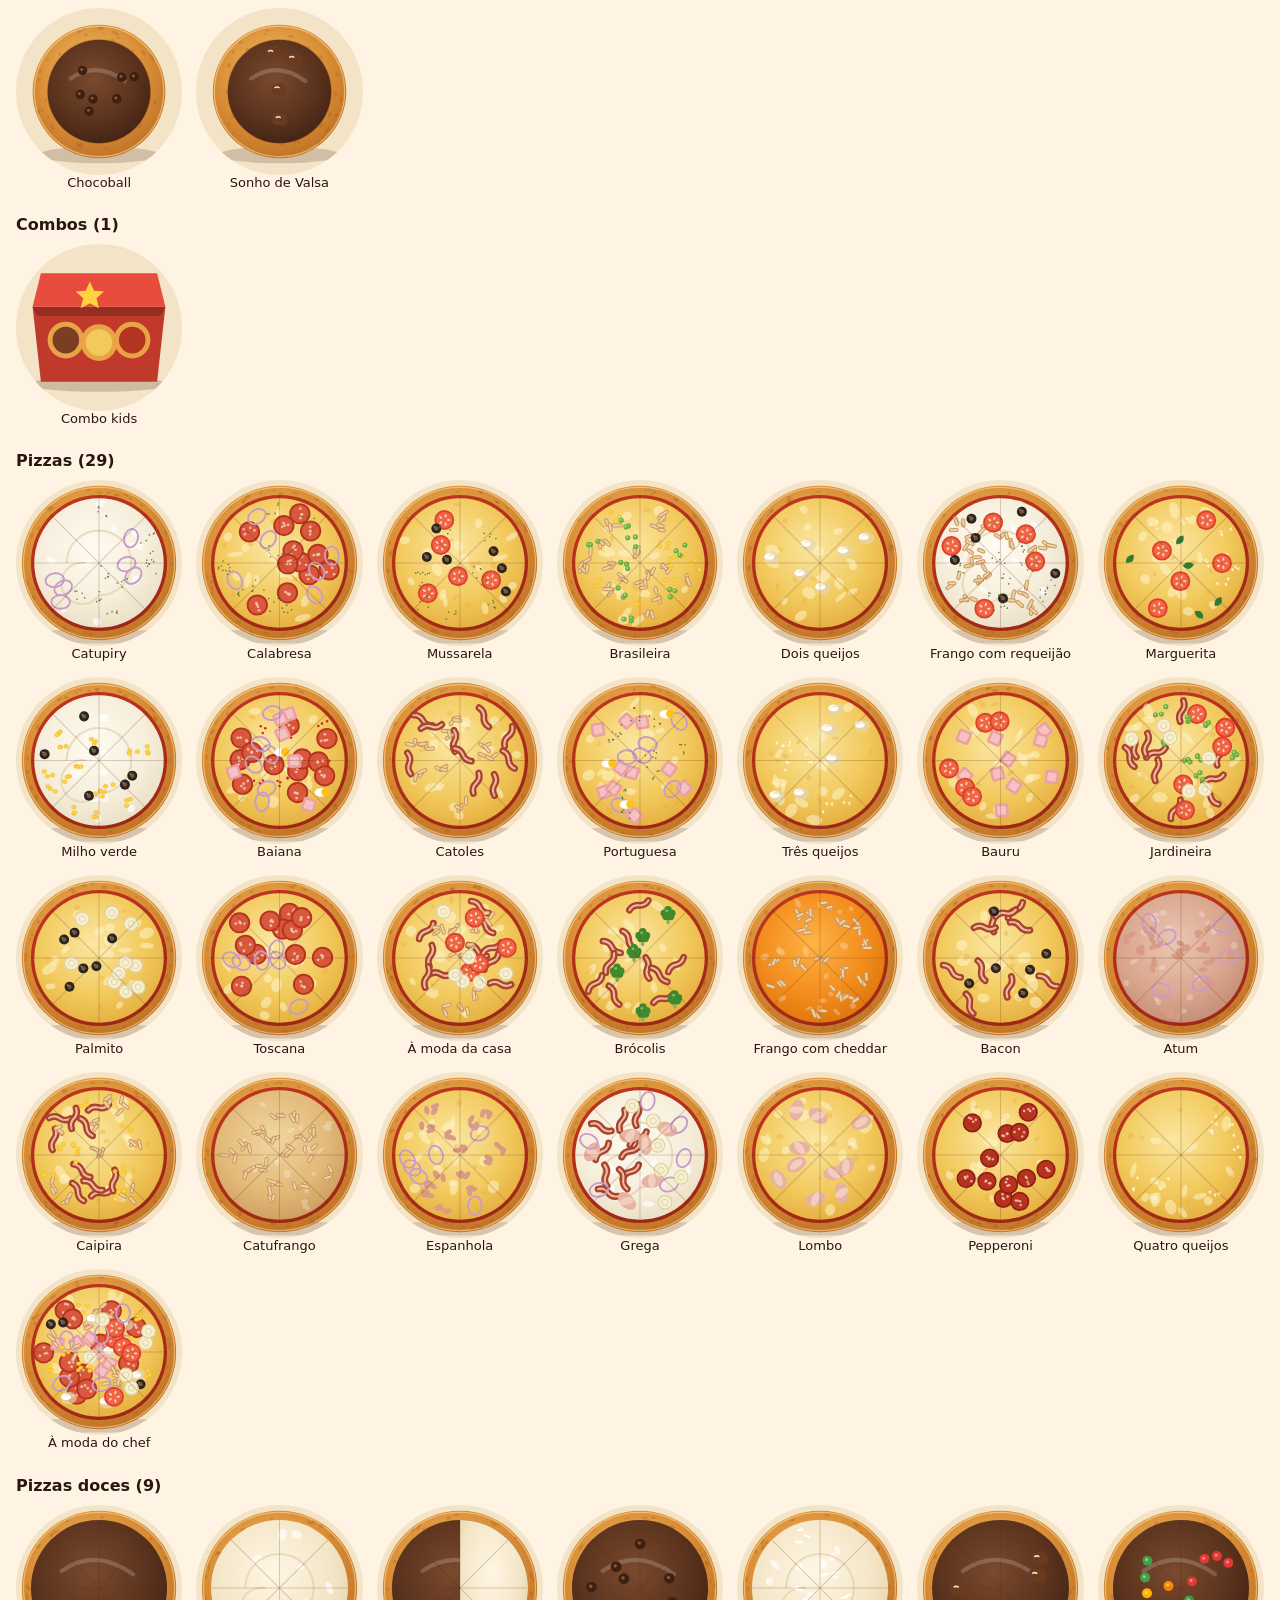
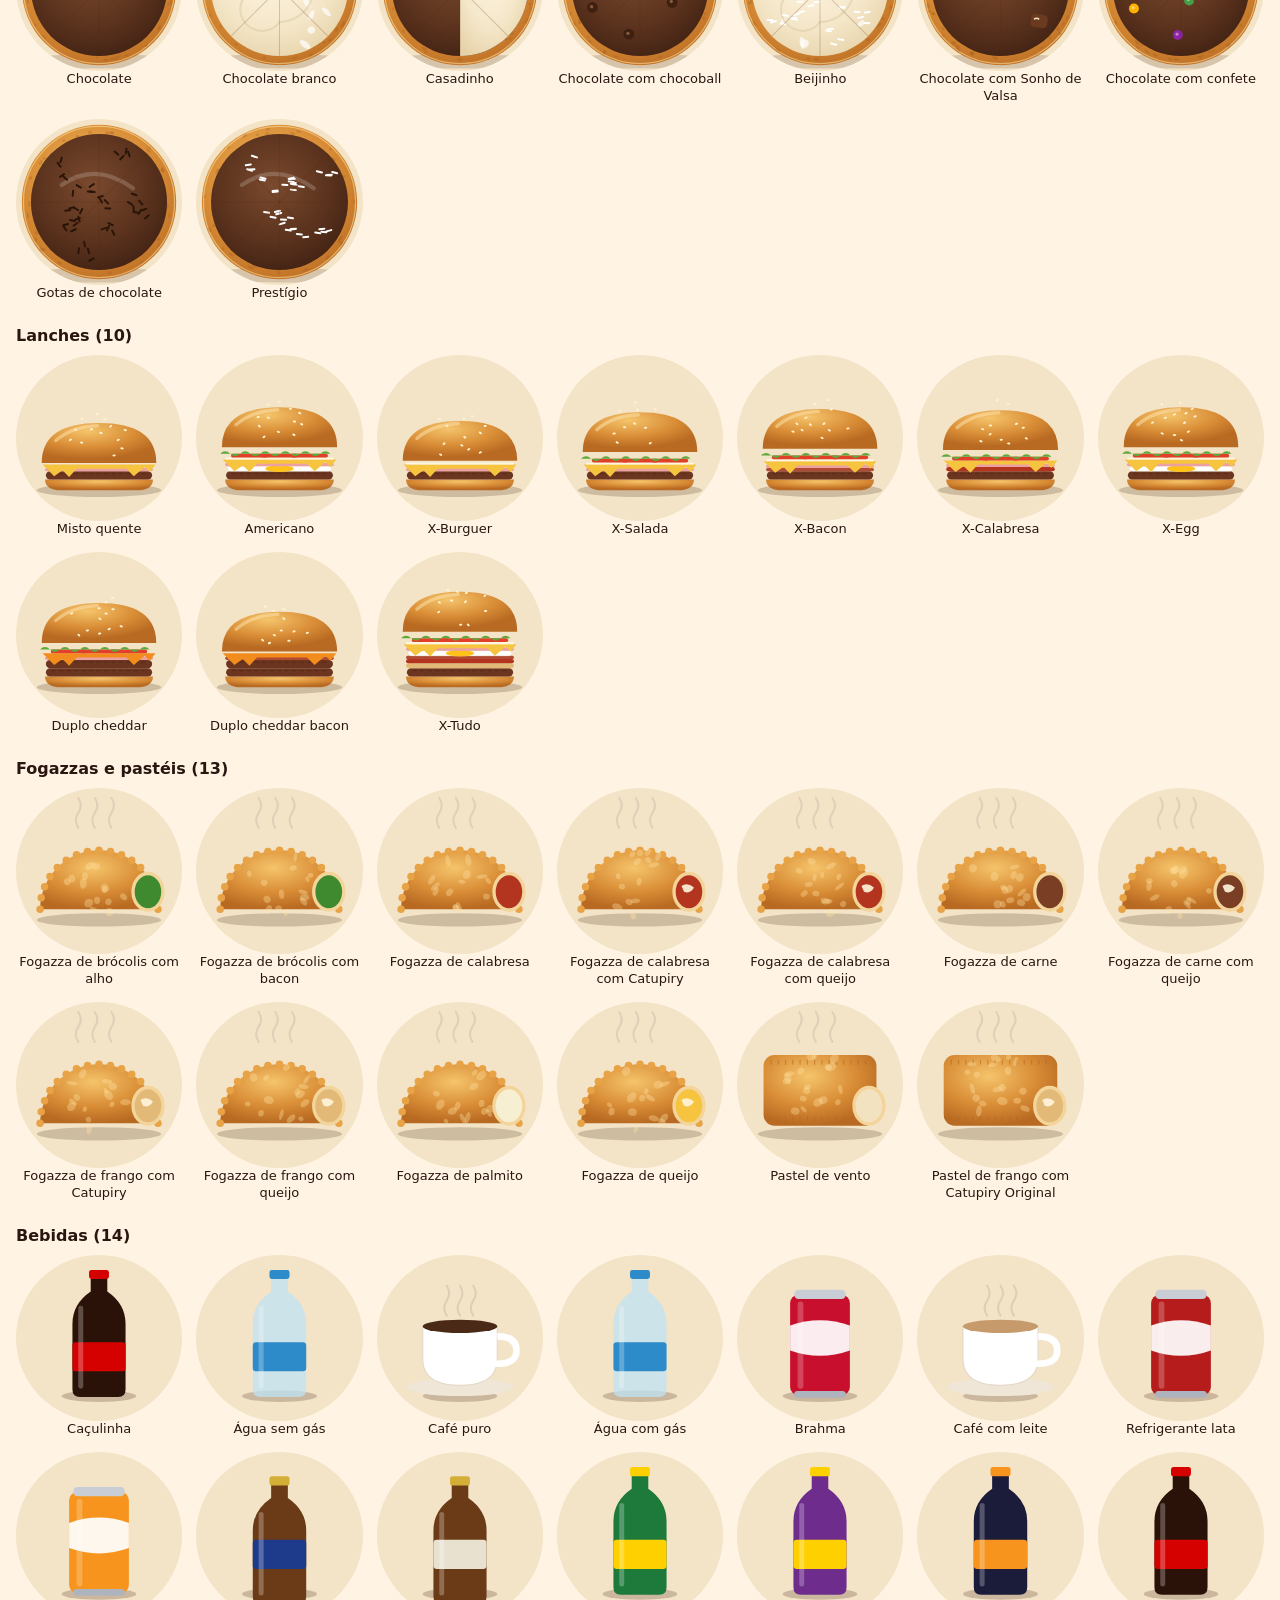
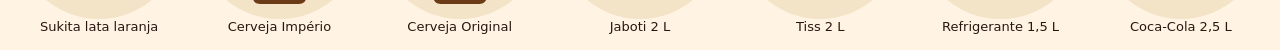
<file: _coleta/ilustracoes.html>
<!doctype html>
<html lang="pt-BR">
<head>
<meta charset="utf-8">
<meta name="robots" content="noindex">
<title>Ilustrações · conferência</title>
<style>
  body { margin: 0; padding: 16px; background: #FFF4E4; font: 13px/1.3 system-ui, sans-serif; color: #2A1610; }
  .g { display: grid; grid-template-columns: repeat(auto-fill, minmax(150px, 1fr)); gap: 14px; }
  figure { margin: 0; text-align: center; }
  img { width: 100%; aspect-ratio: 1; border-radius: 50%; background: #F3E3C7; display: block; }
  h2 { margin: 24px 0 8px; font-size: 16px; }
</style>
</head>
<body>
<p>Página de conferência das ilustrações geradas por <code>gerar_dados.py</code> (não faz parte do site).</p>
<div id="out"></div>
<script src="../js/dados.js"></script>
<script>
  const out = document.getElementById('out');
  for (const c of window.CATEGORIAS) {
    const it = c.itens.filter(i => i.ilus);
    if (!it.length) continue;
    out.insertAdjacentHTML('beforeend', `<h2>${c.nome} (${it.length})</h2><div class="g">${it.map(i => `<figure><img src="../${i.img}" alt=""><figcaption>${i.nome}</figcaption></figure>`).join('')}</div>`);
  }
</script>
</body>
</html>
</file>
<file: css/estilo.css>
/* ==========================================================================
   Ponto da Esfiha Faria Lima · "o endereço do sabor"
   Vermelho do tomate da logo, dourado da massa e creme de fundo.
   A placa de rua do endereço e a tábua giratória são o fio condutor.
   ========================================================================== */
:root {
  --bg: #FFF4E2;
  --bg-2: #FBE7C6;
  --surface: #FFFFFF;
  --surface-2: #FFF0D6;
  --ink: #2A1610;
  --ink-2: #5A3B2A;
  --muted: #7A5A44;
  --line: rgba(42, 22, 16, .12);
  --line-strong: rgba(42, 22, 16, .24);
  --tomato: #E3241B;
  --tomato-ink: #B3150F;
  --tomato-deep: #9E1410;
  --crust: #F2A922;
  --crust-2: #FFD27A;
  --leaf: #2F7D32;
  --on-tomato: #FFFFFF;
  --on-crust: #2A1610;
  --dark: #2A1610;
  --on-dark: #FFF1DE;
  --glass: rgba(255, 244, 226, .85);
  --scrim: rgba(42, 14, 6, .5);
  --img-bg: #F3DDBA;
  --shadow-1: 0 1px 2px rgba(70, 30, 0, .08), 0 4px 12px rgba(70, 30, 0, .06);
  --shadow-2: 0 2px 6px rgba(70, 30, 0, .08), 0 18px 40px -12px rgba(70, 30, 0, .3);
  --shadow-3: 0 30px 80px -20px rgba(60, 20, 0, .5);

  --display: "Lilita One", "Arial Rounded MT Bold", "Trebuchet MS", sans-serif;
  --sans: "DM Sans", system-ui, -apple-system, "Segoe UI", sans-serif;

  --topbar-h: 74px;
  --menubar-h: 64px;
  --gutter: max(16px, min(4vw, 48px));
  --maxw: 1320px;
  --r-md: 20px;
  --r-lg: 30px;

  --ease-out: cubic-bezier(0.23, 1, 0.32, 1);
  --ease-in-out: cubic-bezier(0.77, 0, 0.175, 1);
  --ease-drawer: cubic-bezier(0.32, 0.72, 0, 1);
  color-scheme: light;
}
:root[data-theme="dark"] {
  --bg: #1A0F0B;
  --bg-2: #22140E;
  --surface: #26170F;
  --surface-2: #311E14;
  --ink: #FFF1DE;
  --ink-2: #EBD6BD;
  --muted: #C2A48C;
  --line: rgba(255, 241, 222, .1);
  --line-strong: rgba(255, 241, 222, .22);
  --tomato: #EF3328;
  --tomato-ink: #FF7A6B;
  --dark: #0F0806;
  --glass: rgba(26, 15, 11, .82);
  --scrim: rgba(0, 0, 0, .62);
  --img-bg: #3B2619;
  --shadow-2: 0 2px 6px rgba(0, 0, 0, .35), 0 18px 40px -12px rgba(0, 0, 0, .7);
  --shadow-3: 0 30px 80px -20px rgba(0, 0, 0, .85);
  color-scheme: dark;
}
@media (max-width: 767px) { :root { --topbar-h: 64px; --menubar-h: 56px; } }

/* ------------------------------------------------------------------ base */
*, *::before, *::after { box-sizing: border-box; }
[hidden] { display: none !important; }
html { -webkit-text-size-adjust: 100%; scroll-behavior: smooth; scroll-padding-top: calc(var(--topbar-h) + 16px); }
body { margin: 0; background: var(--bg); color: var(--ink); font: 400 1rem/1.55 var(--sans); -webkit-font-smoothing: antialiased; overflow-x: clip; }
body.is-locked { overflow: hidden; }
main, .footer { overflow-x: clip; }
img { display: block; max-width: 100%; }
button, select, input, textarea { font: inherit; color: inherit; }
button { cursor: pointer; }
a { color: inherit; }
h1, h2, h3, h4, p, figure, blockquote { margin: 0; }
ul { margin: 0; padding: 0; list-style: none; }
svg { flex-shrink: 0; }
:focus-visible { outline: 3px solid var(--tomato); outline-offset: 3px; border-radius: 8px; }
::selection { background: var(--crust); color: var(--on-crust); }
.wrap { width: 100%; max-width: var(--maxw); margin-inline: auto; padding-left: var(--gutter); padding-right: var(--gutter); }
.sr-only { position: absolute; width: 1px; height: 1px; overflow: hidden; clip: rect(0 0 0 0); white-space: nowrap; }
.skip { position: fixed; left: 12px; top: -60px; z-index: 400; background: var(--ink); color: var(--bg); padding: 10px 16px; border-radius: 10px; text-decoration: none; }
.skip:focus { top: 12px; }
.small { font-size: .86rem; color: var(--muted); }

.kicker { display: inline-flex; align-items: center; gap: 10px; font: 700 .8rem/1 var(--sans); letter-spacing: .14em; text-transform: uppercase; color: var(--tomato-ink); }
.kicker::before { content: ""; width: 12px; height: 12px; border-radius: 50%; background: var(--crust); box-shadow: inset 0 0 0 3px var(--tomato); }
.kicker--light { color: #FFE7C2; }
.kicker--light::before { box-shadow: inset 0 0 0 3px #fff; }
.h2 { margin-top: 14px; font: 400 clamp(2.5rem, 5.6vw, 4.9rem)/.95 var(--display); letter-spacing: .005em; text-wrap: balance; }
.h2 em { font-style: normal; color: var(--tomato); }

/* --------------------------------------------------------------- botões */
.btn { --h: 56px; display: inline-flex; align-items: center; justify-content: center; gap: 10px; height: var(--h); padding: 0 26px; border-radius: 999px; border: 2px solid transparent; background: transparent; font: 700 1rem/1 var(--sans); text-decoration: none; white-space: nowrap; transition: transform 160ms var(--ease-out), background-color 200ms ease, border-color 200ms ease, color 200ms ease, box-shadow 200ms ease, opacity 200ms ease; -webkit-tap-highlight-color: transparent; }
.btn svg { width: 19px; height: 19px; fill: none; stroke: currentColor; stroke-width: 2.4; stroke-linecap: round; stroke-linejoin: round; }
.btn:active { transform: scale(.97); }
.btn:disabled { opacity: .45; cursor: default; box-shadow: none; transform: none; }
.btn--red { background: var(--tomato); color: var(--on-tomato); box-shadow: 0 6px 0 var(--tomato-deep); }
.btn--red:not(:disabled):active { box-shadow: 0 2px 0 var(--tomato-deep); transform: translateY(4px); }
.btn--ghost { border-color: var(--ink); color: var(--ink); }
.btn--dark { background: var(--dark); color: var(--on-dark); }
.btn--crust { background: var(--crust); color: var(--on-crust); box-shadow: 0 5px 0 #B9781A; }
.btn--light { background: #fff; color: #2A1610; }
.btn--wa { background: #1FA855; color: #fff; }
.btn--wa svg { fill: currentColor; stroke: none; }
.btn--block { width: 100%; }
.btn--sm { --h: 46px; padding: 0 18px; font-size: .92rem; }
@media (hover: hover) and (pointer: fine) {
  .btn--red:not(:disabled):hover { filter: brightness(1.06); }
  .btn--ghost:not(:disabled):hover { background: var(--ink); color: var(--bg); }
  .btn--dark:hover { background: var(--tomato); }
  .btn--light:hover { background: var(--crust-2); }
  .btn--wa:hover { background: #179149; }
}
.icon-btn, .round-btn, .close-btn { display: grid; place-items: center; width: 46px; height: 46px; border-radius: 999px; border: 2px solid var(--ink); background: transparent; color: var(--ink); transition: transform 160ms var(--ease-out), background-color 200ms ease, color 200ms ease; -webkit-tap-highlight-color: transparent; }
.icon-btn svg, .round-btn svg, .close-btn svg { width: 20px; height: 20px; fill: none; stroke: currentColor; stroke-width: 2.2; stroke-linecap: round; stroke-linejoin: round; }
.icon-btn:active, .round-btn:active, .close-btn:active { transform: scale(.92); }
@media (hover: hover) and (pointer: fine) { .icon-btn:hover, .round-btn:hover, .close-btn:hover { background: var(--ink); color: var(--bg); } }

/* ---------------------------------------------------------------- loader */
.loader { position: fixed; inset: 0; z-index: 500; display: grid; place-content: center; justify-items: center; gap: 22px; background: #E3241B; color: #FFF1DE; clip-path: circle(150% at 50% 50%); animation: loaderSafety 0s linear 3.5s forwards; }
.loader__esfiha { position: relative; width: 132px; height: 132px; border-radius: 50%; background: radial-gradient(circle at 45% 38%, #F5C46B, #D88C35 62%, #B86A22); animation: dough 900ms var(--ease-out) both; }
.loader__esfiha span { position: absolute; inset: 20px; border-radius: 50%; background: radial-gradient(circle at 45% 38%, #FBE7A1, #F2C95C 60%, #E2A93A); animation: fill 700ms var(--ease-out) 250ms both; }
.loader__esfiha i { position: absolute; width: 22px; height: 22px; border-radius: 50%; background: #B3341F; box-shadow: inset 0 0 0 4px #D9573B; animation: drop 450ms var(--ease-out) both; }
.loader__esfiha i:nth-of-type(1) { left: 34px; top: 38px; animation-delay: 520ms; }
.loader__esfiha i:nth-of-type(2) { left: 72px; top: 30px; animation-delay: 600ms; }
.loader__esfiha i:nth-of-type(3) { left: 56px; top: 64px; animation-delay: 680ms; }
.loader__esfiha i:nth-of-type(4) { left: 30px; top: 78px; animation-delay: 760ms; }
.loader__esfiha i:nth-of-type(5) { left: 82px; top: 74px; animation-delay: 840ms; }
.loader__word { font: 400 clamp(2.6rem, 9vw, 4.6rem)/.95 var(--display); animation: wordIn 700ms var(--ease-out) 120ms both; }
.loader__word small { font-size: .5em; color: #FFD27A; }
@keyframes dough { from { transform: scale(.4) rotate(-90deg); opacity: 0; } to { transform: none; opacity: 1; } }
@keyframes fill { from { transform: scale(.2); opacity: 0; } to { transform: none; opacity: 1; } }
@keyframes drop { from { transform: translateY(-40px) scale(1.4); opacity: 0; } to { transform: none; opacity: 1; } }
@keyframes wordIn { from { transform: translateY(30%); opacity: 0; } to { transform: none; opacity: 1; } }
@keyframes loaderSafety { to { visibility: hidden; pointer-events: none; } }
.loader.is-done { clip-path: circle(0% at 50% 50%); transition: clip-path 750ms var(--ease-in-out); }
.loader.is-gone { display: none; }

/* ---------------------------------------------------------------- topbar */
.topbar { position: sticky; top: 0; z-index: 60; height: var(--topbar-h); background: var(--glass); -webkit-backdrop-filter: blur(18px) saturate(160%); backdrop-filter: blur(18px) saturate(160%); border-bottom: 2px solid transparent; transition: border-color 250ms ease; }
.topbar.is-scrolled { border-bottom-color: var(--line); }
.topbar__inner { height: 100%; display: flex; align-items: center; gap: 20px; }
.brand { display: inline-flex; align-items: center; gap: 10px; text-decoration: none; }
.brand img { width: 48px; height: 48px; border-radius: 50%; background: #fff; object-fit: contain; box-shadow: 0 0 0 2px var(--tomato); }
.brand__txt { display: grid; line-height: 1; gap: 4px; }
.brand__txt b { font: 400 1.35rem/1 var(--display); color: var(--tomato); white-space: nowrap; }
.brand__txt small { font: 600 .72rem/1 var(--sans); color: var(--muted); white-space: nowrap; }
.topnav { display: flex; gap: 2px; margin-left: 6px; }
.topnav a, .topnav button { border: 0; background: none; padding: 10px 12px; border-radius: 999px; font: 600 .9rem/1 var(--sans); color: var(--ink-2); text-decoration: none; white-space: nowrap; transition: background-color 200ms ease, color 200ms ease; }
@media (hover: hover) and (pointer: fine) { .topnav a:hover, .topnav button:hover { background: var(--crust); color: var(--on-crust); } }
.topbar__actions { margin-left: auto; display: flex; align-items: center; gap: 10px; }
.status { display: inline-flex; align-items: center; gap: 8px; height: 38px; padding: 0 14px; border-radius: 999px; background: var(--surface); border: 2px solid var(--line); font: 600 .8rem/1 var(--sans); color: var(--muted); white-space: nowrap; }
.status i { width: 9px; height: 9px; border-radius: 50%; background: var(--tomato); }
.status.is-open i { background: #2BB24C; box-shadow: 0 0 0 4px rgba(43, 178, 76, .2); }
.status.is-open { color: var(--ink-2); }
#themeBtn .i-sun { display: none; }
:root[data-theme="dark"] #themeBtn .i-sun { display: block; }
:root[data-theme="dark"] #themeBtn .i-moon { display: none; }
.bag-btn { position: relative; display: inline-flex; align-items: center; gap: 10px; height: 48px; padding: 0 8px 0 18px; border: 0; border-radius: 999px; background: var(--tomato); color: var(--on-tomato); font: 700 .95rem/1 var(--sans); box-shadow: 0 4px 0 var(--tomato-deep); transition: transform 160ms var(--ease-out), box-shadow 160ms var(--ease-out); -webkit-tap-highlight-color: transparent; }
.bag-btn:active { transform: translateY(3px); box-shadow: 0 1px 0 var(--tomato-deep); }
.bag-btn svg { width: 20px; height: 20px; fill: none; stroke: currentColor; stroke-width: 2; stroke-linejoin: round; }
.bag-btn__count { min-width: 32px; height: 32px; padding: 0 8px; display: grid; place-items: center; border-radius: 999px; background: var(--crust); color: var(--on-crust); font: 800 .85rem/1 var(--sans); font-variant-numeric: tabular-nums; }
@media (max-width: 1220px) { .topnav { display: none; } }
@media (max-width: 767px) {
  .topbar__inner { gap: 10px; }
  .brand img { width: 42px; height: 42px; }
  .brand__txt b { font-size: 1.2rem; }
  .status { display: none; }
  .icon-btn { width: 42px; height: 42px; }
  .bag-btn { padding: 0 6px 0 12px; height: 44px; }
  .bag-btn__label { display: none; }
}

/* ------------------------------------------------------------------ hero */
.hero { display: grid; grid-template-columns: minmax(0, 1.02fr) minmax(0, .98fr); gap: clamp(20px, 4vw, 56px); align-items: center; padding-block: clamp(28px, 4vw, 60px) clamp(36px, 5vw, 64px); }
.hero__copy { position: relative; z-index: 2; }
.plate { display: inline-grid; grid-template-columns: auto auto; grid-template-areas: "kind num" "name num" "hood hood"; column-gap: 16px; padding: 12px 14px 10px 20px; border-radius: 14px; background: #1D4E89; color: #fff; box-shadow: inset 0 0 0 3px #fff, inset 0 0 0 5px #1D4E89, 0 10px 24px -10px rgba(10, 30, 60, .6); transform: rotate(-2.5deg); position: relative; }
.plate::before, .plate::after { content: ""; position: absolute; top: 50%; width: 7px; height: 7px; margin-top: -3.5px; border-radius: 50%; background: #C9D4E2; box-shadow: inset 0 0 0 1.5px #7C8DA4; }
.plate::before { left: 7px; }
.plate::after { right: 7px; }
.plate__kind { grid-area: kind; font: 700 .78rem/1 var(--sans); letter-spacing: .12em; text-transform: uppercase; opacity: .85; padding-top: 2px; }
.plate__name { grid-area: name; font: 400 clamp(1.9rem, 3.4vw, 2.6rem)/1 var(--display); letter-spacing: .01em; }
.plate__num { grid-area: num; align-self: center; display: grid; place-items: center; min-width: 64px; height: 64px; padding: 0 10px; border-radius: 12px; background: #fff; color: #1D4E89; font: 400 1.9rem/1 var(--display); margin-right: 10px; }
.plate__hood { grid-area: hood; margin-top: 6px; font: 600 .74rem/1 var(--sans); letter-spacing: .06em; opacity: .85; }
.hero__title { margin-top: 26px; display: grid; font: 400 clamp(3.6rem, 8.6vw, 8.2rem)/.92 var(--display); letter-spacing: -.005em; }
.hero__title .ln { display: block; overflow: hidden; padding-block: .1em .02em; margin-top: -.08em; }
.hero__title .w { display: inline-block; }
.hero__title em { font-style: normal; color: var(--tomato); position: relative; }
.hero__title em::after { content: ""; position: absolute; left: 2%; right: 2%; bottom: .04em; height: .12em; border-radius: 99px; background: var(--crust); z-index: -1; }
.hero__lead { margin-top: 22px; max-width: 33rem; font-size: clamp(1.02rem, 1.25vw, 1.16rem); color: var(--ink-2); text-wrap: pretty; }
.hero__lead b { color: var(--ink); }
.hero__cta { margin-top: 28px; display: flex; flex-wrap: wrap; gap: 14px; }
.hero__facts { margin-top: 34px; display: flex; flex-wrap: wrap; gap: 12px; }
.hero__facts li { display: grid; gap: 4px; padding: 14px 18px; border-radius: 18px; background: var(--surface); border: 2px solid var(--line); min-width: 150px; }
.hero__facts b { font: 400 1.8rem/1 var(--display); font-variant-numeric: tabular-nums; color: var(--tomato-ink); }
.hero__facts span { font-size: .8rem; color: var(--muted); }

.hero__stage { position: relative; aspect-ratio: 1; width: 100%; max-width: 600px; justify-self: center; }
.board { position: absolute; inset: 0; border-radius: 50%; background: repeating-radial-gradient(circle at 50% 50%, rgba(0, 0, 0, 0) 0 9px, rgba(90, 45, 10, .08) 9px 11px), radial-gradient(circle at 40% 32%, #DDA066, #B97632 60%, #8E5422); box-shadow: inset 0 0 0 10px rgba(255, 220, 170, .18), inset 0 -18px 40px rgba(60, 25, 0, .35), var(--shadow-3); }
.board__photo { position: absolute; inset: 22%; border-radius: 50%; overflow: hidden; background: var(--img-bg); box-shadow: 0 0 0 8px #F7E3C2, 0 18px 40px -10px rgba(40, 15, 0, .6); }
.board__photo img { width: 100%; height: 100%; object-fit: cover; transform: scale(1.18); animation: spin 120s linear infinite; }
.orbit { position: absolute; inset: 0; animation: spin 70s linear infinite; }
.orbit span { position: absolute; left: 50%; top: 50%; width: 17%; aspect-ratio: 1; margin: -8.5% 0 0 -8.5%; transform: rotate(var(--a)) translate(var(--r)) rotate(calc(-1 * var(--a))); }
.orbit img { width: 100%; height: 100%; border-radius: 50%; object-fit: cover; background: #F7E3C2; box-shadow: 0 0 0 4px #F7E3C2, 0 10px 20px -6px rgba(40, 15, 0, .55); animation: spin 70s linear infinite reverse; }
.board__credit { position: absolute; right: 4%; bottom: -2%; font-size: .7rem; color: var(--muted); }
.badge-float { position: absolute; z-index: 3; display: grid; place-items: center; text-align: center; font: 400 1.2rem/1 var(--display); box-shadow: 0 0 0 4px var(--surface), var(--shadow-2); }
.badge-float.b1 { left: -2%; top: 6%; width: 112px; height: 112px; border-radius: 50%; background: var(--crust); color: var(--on-crust); font-size: 1.8rem; transform: rotate(-10deg); animation: bob 6s ease-in-out infinite; align-content: center; gap: 2px; }
.badge-float.b1 small { font: 700 .7rem/1 var(--sans); letter-spacing: .12em; text-transform: uppercase; }
.badge-float.b2 { right: -2%; top: 42%; padding: 14px 18px; border-radius: 999px; background: var(--tomato); color: #fff; transform: rotate(6deg); animation: bob 7s ease-in-out -2s infinite; }
.badge-float.b3 { left: 4%; bottom: 8%; padding: 12px 16px; border-radius: 16px; background: var(--surface); color: var(--ink); font-size: 1.05rem; transform: rotate(-4deg); animation: bob 8s ease-in-out -4s infinite; }
@keyframes spin { to { transform: rotate(360deg); } }
@keyframes bob { 0%, 100% { translate: 0 0; } 50% { translate: 0 -10px; } }
@media (max-width: 1023px) {
  .hero { grid-template-columns: minmax(0, 1fr); padding-top: 24px; }
  .hero__stage { max-width: 470px; order: -1; }
}
@media (max-width: 767px) {
  .hero__stage { max-width: 340px; margin-top: 6px; }
  .plate { transform: rotate(-2deg); }
  .hero__title { font-size: clamp(3.1rem, 15.5vw, 4.6rem); margin-top: 20px; }
  .hero__lead { font-size: 1rem; margin-top: 16px; }
  .hero__cta .btn { flex: 1 1 auto; --h: 52px; padding: 0 16px; }
  .hero__facts { gap: 10px; margin-top: 24px; }
  .hero__facts li { min-width: 0; flex: 1 1 140px; padding: 12px 14px; }
  .hero__facts b { font-size: 1.5rem; }
  .badge-float.b1 { width: 82px; height: 82px; font-size: 1.35rem; }
  .badge-float.b2 { font-size: .95rem; padding: 10px 14px; }
  .badge-float.b3 { font-size: .9rem; }
}

/* ---------------------------------------------------------- onda + fitas */
.wave { display: block; width: 100%; height: 40px; fill: #C81E15; margin-bottom: -1px; }
.band { position: relative; padding-block: 18px 34px; background: #C81E15; overflow: hidden; }
.band__row { background: #C81E15; color: #FFD27A; transform: rotate(-1.6deg); margin-inline: -3%; padding-block: 10px; }
.band__row--alt { background: var(--crust); color: #2A1610; transform: rotate(1.2deg); margin-top: 10px; box-shadow: 0 -2px 0 #2A1610, 0 2px 0 #2A1610; }
.band__track { display: flex; width: max-content; will-change: transform; }
.band__group { display: flex; align-items: center; flex-shrink: 0; }
.band__item { display: inline-flex; align-items: center; gap: clamp(14px, 2vw, 28px); padding-right: clamp(14px, 2vw, 28px); font: 400 clamp(1.8rem, 3.8vw, 3.2rem)/1 var(--display); white-space: nowrap; }
.band__row--alt .band__item { font-size: clamp(1.3rem, 2.6vw, 2.1rem); }
.band__item i { display: inline-block; width: .62em; height: .62em; border-radius: 50%; background: radial-gradient(circle at 45% 38%, #FBE7A1, #F2C95C 60%, #E2A93A); box-shadow: 0 0 0 .1em #D88C35; }
.band__row--alt .band__item i { background: #E3241B; box-shadow: 0 0 0 .1em #2A1610; }

/* --------------------------------------------------------- monte sua caixa */
.box { padding-block: clamp(56px, 8vw, 110px) clamp(40px, 6vw, 80px); }
.box__head { display: flex; align-items: flex-end; justify-content: space-between; gap: 24px; flex-wrap: wrap; }
.box__intro { margin-top: 14px; max-width: 34rem; color: var(--ink-2); }
.sizes { display: flex; gap: 8px; padding: 6px; border-radius: 999px; background: var(--surface); border: 2px solid var(--ink); }
.sizes label { position: relative; }
.sizes input { position: absolute; inset: 0; opacity: 0; margin: 0; cursor: pointer; }
.sizes span { display: inline-flex; align-items: baseline; gap: 6px; height: 48px; align-items: center; padding: 0 18px; border-radius: 999px; font: 600 .9rem/1 var(--sans); color: var(--ink-2); transition: background-color 200ms ease, color 200ms ease; }
.sizes span b { font: 400 1.5rem/1 var(--display); }
.sizes input:checked + span { background: var(--tomato); color: #fff; }
.sizes input:focus-visible + span { outline: 3px solid var(--ink); outline-offset: 2px; }
.box__grid { margin-top: clamp(26px, 4vw, 44px); display: grid; grid-template-columns: minmax(0, 1.08fr) minmax(0, .92fr); gap: clamp(20px, 3vw, 40px); align-items: start; }
.box__visual { position: sticky; top: calc(var(--topbar-h) + 18px); display: grid; gap: 16px; }
.crate { position: relative; padding: 46px 22px 22px; border-radius: 26px; background: linear-gradient(180deg, #E3241B, #C81E15); border: 2px solid var(--ink); box-shadow: 8px 8px 0 var(--ink); }
.crate__lid { position: absolute; left: 50%; top: -26px; width: 64px; height: 64px; margin-left: -32px; border-radius: 50%; background: #fff; border: 2px solid var(--ink); display: grid; place-items: center; overflow: hidden; }
.crate__lid img { width: 90%; height: 90%; object-fit: contain; }
.crate__slots { --cols: 5; --slot: 84px; display: grid; grid-template-columns: repeat(var(--cols), minmax(0, var(--slot))); justify-content: center; gap: 12px; padding: 18px; border-radius: 16px; background: #FFF6E6; box-shadow: inset 0 4px 14px rgba(120, 50, 0, .25); }
.crate__slots[data-n="20"] { --slot: 70px; }
.crate__slots[data-n="40"] { --cols: 8; --slot: 54px; gap: 8px; padding: 14px; }
.slot { position: relative; aspect-ratio: 1; border-radius: 50%; border: 2px dashed rgba(42, 22, 16, .22); }
.slot img { position: absolute; inset: -2px; width: calc(100% + 4px); height: calc(100% + 4px); border-radius: 50%; object-fit: cover; background: var(--img-bg); box-shadow: 0 4px 10px -3px rgba(80, 30, 0, .45); }
.slot.is-new img { animation: popIn 420ms cubic-bezier(.34, 1.56, .64, 1) both; }
@keyframes popIn { from { transform: scale(.2) rotate(-40deg); opacity: 0; } to { transform: none; opacity: 1; } }
.box__sum { display: flex; align-items: center; justify-content: space-between; gap: 16px; padding: 4px 4px 0; }
.box__count { display: flex; align-items: baseline; gap: 8px; }
.box__count b { font: 400 3.4rem/.9 var(--display); color: var(--tomato); font-variant-numeric: tabular-nums; }
.box__count span { font: 700 1rem/1 var(--sans); color: var(--muted); }
.box__total { display: grid; justify-items: end; gap: 4px; }
.box__total b { font: 400 2.2rem/1 var(--display); font-variant-numeric: tabular-nums; }
.box__total span { font-size: .84rem; color: var(--muted); }
.box__hint { padding: 14px 16px; border-radius: 16px; background: #E7F4E4; color: #1F4D21; border: 2px solid #2F7D32; font-size: .95rem; display: flex; gap: 12px; align-items: center; justify-content: space-between; flex-wrap: wrap; }
.box__hint[hidden] { display: none; }
.box__hint b { color: #14401A; }
:root[data-theme="dark"] .box__hint { background: #183019; color: #D5F0D2; border-color: #4FA552; }
:root[data-theme="dark"] .box__hint b { color: #fff; }
.box__actions { display: flex; flex-wrap: wrap; gap: 10px; }
.box__actions .btn--red { margin-left: auto; }
.box__picker { border-radius: 24px; background: var(--surface); border: 2px solid var(--ink); overflow: hidden; }
.pick-sum { display: none; }
.pick-tabs { display: grid; grid-template-columns: repeat(3, 1fr); border-bottom: 2px solid var(--ink); }
.pick-tabs button { height: 54px; border: 0; background: none; font: 700 .95rem/1 var(--sans); color: var(--ink-2); border-right: 2px solid var(--line); transition: background-color 200ms ease, color 200ms ease; }
.pick-tabs button:last-child { border-right: 0; }
.pick-tabs button[aria-selected="true"] { background: var(--crust); color: var(--on-crust); }
.pick-list { max-height: 560px; overflow-y: auto; overscroll-behavior: contain; padding: 6px 14px; }
.pick { display: grid; grid-template-columns: 54px minmax(0, 1fr) auto; align-items: center; gap: 12px; padding: 10px 0; border-bottom: 1px solid var(--line); }
.pick:last-child { border-bottom: 0; }
.pick img { width: 54px; height: 54px; border-radius: 50%; object-fit: cover; background: var(--img-bg); }
.pick__name { font: 700 .98rem/1.2 var(--sans); }
.pick__price { display: block; margin-top: 3px; font: 600 .84rem/1 var(--sans); color: var(--tomato-ink); font-variant-numeric: tabular-nums; }
.pick.is-on .pick__name { color: var(--tomato-ink); }
.pick.is-on img { box-shadow: 0 0 0 3px var(--tomato); }
@media (max-width: 1023px) {
  .box__grid { grid-template-columns: minmax(0, 1fr); }
  .box__visual { position: static; }
  .pick-list { max-height: 60svh; }
}
@media (max-width: 767px) {
  .sizes { width: 100%; }
  .sizes label { flex: 1; }
  .sizes span { width: 100%; justify-content: center; padding: 0 8px; }
  .crate { padding: 40px 12px 12px; box-shadow: 5px 5px 0 var(--ink); }
  .crate__slots, .crate__slots[data-n="20"], .crate__slots[data-n="40"] { --slot: 1fr; grid-template-columns: repeat(var(--cols), minmax(0, 1fr)); gap: 7px; padding: 10px; }
  .crate__slots[data-n="40"] { gap: 4px; padding: 8px; }
  .box__count b { font-size: 2.8rem; }
  .box__total b { font-size: 1.8rem; }
  .box__actions .btn--red { margin-left: 0; width: 100%; }
  .pick-sum { display: flex; align-items: baseline; gap: 6px; padding: 12px 16px; background: var(--tomato); color: #fff; font: 600 .9rem/1 var(--sans); border-bottom: 2px solid var(--ink); }
  .pick-sum b { font: 400 1.4rem/1 var(--display); }
  .pick-sum span { margin-left: auto; font: 400 1.3rem/1 var(--display); font-variant-numeric: tabular-nums; }
}

/* ------------------------------------------------------- combos (carrossel) */
.favs { padding-block: clamp(40px, 6vw, 80px) 24px; }
.favs__head { display: flex; align-items: flex-end; justify-content: space-between; gap: 24px; }
.favs__ctrl { display: flex; align-items: center; gap: 10px; }
.hint { display: inline-flex; align-items: center; gap: 8px; margin-right: 6px; font: 600 .84rem/1 var(--sans); color: var(--muted); }
.hint svg { width: 20px; height: 20px; fill: none; stroke: currentColor; stroke-width: 1.8; stroke-linecap: round; stroke-linejoin: round; }
.favs__viewport { margin-top: clamp(26px, 4vw, 44px); overflow: hidden; cursor: grab; touch-action: pan-y; padding-block: 12px 30px; user-select: none; -webkit-user-select: none; }
.favs__viewport.is-dragging { cursor: grabbing; }
.favs__track { display: flex; align-items: flex-start; gap: clamp(14px, 1.6vw, 22px); width: max-content; will-change: transform; }
.fav { position: relative; width: clamp(260px, 24vw, 330px); flex-shrink: 0; border-radius: var(--r-lg); background: var(--surface); border: 2px solid var(--ink); overflow: hidden; box-shadow: 6px 6px 0 var(--ink); }
.fav--t1 { transform: rotate(-1.6deg); }
.fav--t2 { transform: rotate(1.4deg); margin-top: 16px; }
.fav__media { position: relative; aspect-ratio: 4 / 3; background: var(--img-bg); overflow: hidden; border-bottom: 2px solid var(--ink); }
.fav__media img { width: 100%; height: 100%; object-fit: cover; pointer-events: none; -webkit-user-drag: none; transition: transform 700ms var(--ease-out), opacity 400ms ease, filter 400ms ease; }
.fav__save { position: absolute; z-index: 2; left: 12px; top: 12px; padding: 7px 11px; border-radius: 999px; background: #2F7D32; color: #fff; font: 800 .74rem/1 var(--sans); box-shadow: 0 0 0 2px #fff; }
.fav__body { padding: 16px 16px 18px; display: flex; align-items: flex-end; justify-content: space-between; gap: 12px; }
.fav__name { font: 400 1.55rem/1 var(--display); }
.fav__desc { margin-top: 6px; font-size: .84rem; color: var(--muted); line-height: 1.4; display: -webkit-box; -webkit-line-clamp: 2; -webkit-box-orient: vertical; overflow: hidden; }
.fav__price { margin-top: 8px; font: 800 1.05rem/1 var(--sans); color: var(--tomato-ink); font-variant-numeric: tabular-nums; }
.fav__open { position: absolute; inset: 0; z-index: 1; border: 0; background: none; border-radius: inherit; }
.fav .add-btn { position: relative; z-index: 2; }
@media (hover: hover) and (pointer: fine) { .fav:hover .fav__media img { transform: scale(1.06); } }
@media (max-width: 767px) {
  .favs__head { flex-direction: column; align-items: flex-start; gap: 14px; }
  .favs__ctrl .round-btn { display: none; }
  .fav { width: 76vw; max-width: 310px; }
}

/* botão + */
.add-btn { position: relative; display: grid; place-items: center; width: 48px; height: 48px; flex-shrink: 0; border: 2px solid var(--ink); border-radius: 50%; background: var(--crust); color: var(--on-crust); transition: transform 160ms var(--ease-out), background-color 200ms ease; -webkit-tap-highlight-color: transparent; }
.add-btn:active { transform: scale(.9); }
.add-btn svg { position: absolute; width: 22px; height: 22px; fill: none; stroke: currentColor; stroke-width: 2.8; stroke-linecap: round; stroke-linejoin: round; transition: transform 250ms var(--ease-out), opacity 200ms ease, filter 200ms ease; }
.add-btn .i-check { opacity: 0; transform: scale(.6); filter: blur(2px); }
.add-btn.is-added { background: #2BB24C; color: #fff; }
.add-btn.is-added .i-plus { opacity: 0; transform: scale(.6) rotate(90deg); filter: blur(2px); }
.add-btn.is-added .i-check { opacity: 1; transform: none; filter: none; }

/* ------------------------------------------------------------------ menu */
.menu { padding-top: clamp(40px, 6vw, 80px); }
.menu__intro { display: grid; grid-template-columns: minmax(0, 1fr); }
.menu__note { margin-top: 14px; display: flex; align-items: center; gap: 10px; font-size: .9rem; color: var(--muted); }
.ilus-dot { width: 22px; height: 22px; border-radius: 50%; border: 2px dashed var(--tomato); flex-shrink: 0; }
.filters { margin-top: 22px; display: flex; gap: 8px; flex-wrap: wrap; }
.chip-f { display: inline-flex; align-items: center; gap: 8px; height: 44px; padding: 0 18px; border-radius: 999px; border: 2px solid var(--ink); background: var(--surface); font: 600 .9rem/1 var(--sans); color: var(--ink); white-space: nowrap; transition: background-color 200ms ease, color 200ms ease, transform 160ms var(--ease-out); -webkit-tap-highlight-color: transparent; }
.chip-f:active { transform: scale(.95); }
.chip-f[aria-pressed="true"] { background: var(--tomato); border-color: var(--tomato); color: #fff; }
@media (hover: hover) and (pointer: fine) { .chip-f:hover { background: var(--crust); color: var(--on-crust); } }
.menubar { position: sticky; top: var(--topbar-h); z-index: 50; margin-top: 26px; background: var(--glass); -webkit-backdrop-filter: blur(18px) saturate(160%); backdrop-filter: blur(18px) saturate(160%); border-block: 2px solid var(--line); }
.menubar__inner { position: relative; height: var(--menubar-h); display: flex; align-items: center; gap: 16px; }
.tabs { position: relative; flex: 1; min-width: 0; height: 100%; }
.tabs__scroller { position: relative; height: 100%; overflow-x: auto; overflow-y: hidden; scrollbar-width: none; -webkit-mask-image: linear-gradient(to right, #000 calc(100% - 28px), transparent); mask-image: linear-gradient(to right, #000 calc(100% - 28px), transparent); }
.tabs__scroller::-webkit-scrollbar { display: none; }
.tabs__list { position: relative; display: flex; align-items: center; gap: 4px; height: 100%; width: max-content; padding-right: 28px; }
.tabs__list--active { position: absolute; inset: 0 auto 0 0; pointer-events: none; clip-path: inset(50% 100% 50% 0 round 999px); transition: clip-path 380ms var(--ease-in-out); }
.tab { display: inline-flex; align-items: center; gap: 7px; height: 42px; padding: 0 16px; border: 0; border-radius: 999px; background: none; font: 700 .95rem/1 var(--sans); color: var(--ink-2); white-space: nowrap; -webkit-tap-highlight-color: transparent; }
.tab sup { font: 700 .66rem/1 var(--sans); color: var(--muted); vertical-align: 0; font-variant-numeric: tabular-nums; }
.tabs__list--active .tab { background: var(--tomato); color: #fff; }
.tabs__list--active .tab sup { color: rgba(255, 255, 255, .8); }
@media (hover: hover) and (pointer: fine) { .tabs__list:not(.tabs__list--active) .tab:hover { background: var(--surface-2); color: var(--ink); } }
.search { position: relative; display: flex; align-items: center; width: min(330px, 32vw); height: 48px; border-radius: 999px; border: 2px solid var(--ink); background: var(--surface); transition: box-shadow 200ms ease; }
.search:focus-within { box-shadow: 0 0 0 4px var(--crust); }
.search > svg { position: absolute; left: 14px; width: 18px; height: 18px; fill: none; stroke: var(--muted); stroke-width: 2.2; stroke-linecap: round; pointer-events: none; }
.search input { width: 100%; height: 100%; border: 0; background: none; outline: none; padding: 0 40px 0 42px; font: 500 .94rem/1 var(--sans); border-radius: inherit; }
.search input::placeholder { color: var(--muted); }
.search input::-webkit-search-cancel-button { display: none; }
.search__clear { position: absolute; right: 4px; width: 38px; height: 38px; display: grid; place-items: center; border: 0; background: none; border-radius: 50%; opacity: 0; pointer-events: none; transition: opacity 150ms ease; }
.search__clear svg { width: 16px; height: 16px; fill: none; stroke: var(--muted); stroke-width: 2.4; stroke-linecap: round; }
.search.has-value .search__clear { opacity: 1; pointer-events: auto; }
@media (max-width: 767px) {
  .menubar__inner { gap: 8px; }
  .search { width: 48px; flex-shrink: 0; transition: width 280ms var(--ease-out); }
  .search input { opacity: 0; padding-right: 8px; }
  .search.is-open, .search.has-value { position: absolute; left: var(--gutter); right: var(--gutter); top: calc((var(--menubar-h) - 48px) / 2); width: auto; z-index: 3; }
  .search.is-open input, .search.has-value input { opacity: 1; padding-right: 40px; }
  .filters { flex-wrap: nowrap; overflow-x: auto; margin-inline: calc(var(--gutter) * -1); padding-inline: var(--gutter); scrollbar-width: none; }
  .filters::-webkit-scrollbar { display: none; }
  .tab { height: 40px; padding: 0 14px; font-size: .9rem; }
}

.cat { display: grid; grid-template-columns: minmax(0, 3.1fr) minmax(0, 8.9fr); gap: clamp(24px, 4vw, 56px); padding-block: clamp(44px, 6vw, 80px); border-bottom: 2px dashed var(--line-strong); scroll-margin-top: calc(var(--topbar-h) + var(--menubar-h)); }
.cat:last-child { border-bottom: 0; }
.cat[hidden] { display: none; }
.cat__head { position: sticky; top: calc(var(--topbar-h) + var(--menubar-h) + 28px); align-self: start; display: grid; gap: 10px; justify-items: start; }
.cat__num { display: grid; place-items: center; width: 56px; height: 56px; border-radius: 50%; background: radial-gradient(circle at 45% 38%, #F5C46B, #D88C35 62%, #B86A22); color: #2A1610; font: 400 1.5rem/1 var(--display); box-shadow: inset 0 0 0 9px rgba(255, 236, 180, .35); }
.cat__title { font: 400 clamp(2.6rem, 4.4vw, 4rem)/.95 var(--display); }
.cat__desc { color: var(--muted); max-width: 22rem; text-wrap: pretty; }
.cat__count { font: 700 .74rem/1 var(--sans); letter-spacing: .14em; text-transform: uppercase; color: var(--muted); }
.cat__grid { display: grid; grid-template-columns: repeat(2, minmax(0, 1fr)); gap: 14px; align-content: start; }
.cat--dense .cat__grid { grid-template-columns: repeat(3, minmax(0, 1fr)); gap: 12px; }

.item { position: relative; display: grid; grid-template-columns: 116px minmax(0, 1fr); gap: 14px; padding: 12px; border-radius: var(--r-md); background: var(--surface); border: 2px solid var(--line); transition: transform 300ms var(--ease-out), border-color 300ms ease, box-shadow 300ms var(--ease-out); }
.item[hidden] { display: none; }
.item__open { position: absolute; inset: 0; z-index: 1; border: 0; background: none; border-radius: inherit; -webkit-tap-highlight-color: transparent; }
.item__media { position: relative; width: 116px; height: 116px; border-radius: 50%; overflow: hidden; background: var(--img-bg); box-shadow: 0 0 0 3px var(--crust); }
.item__media.is-ilus { box-shadow: none; outline: 2px dashed var(--tomato); outline-offset: 2px; }
.item__media img { width: 100%; height: 100%; object-fit: cover; transition: transform 700ms var(--ease-out), opacity 400ms ease, filter 400ms ease; }
.item__body { display: grid; gap: 5px; align-content: start; min-width: 0; padding-right: 52px; }
.item__name { font: 700 1.06rem/1.2 var(--sans); }
.item__desc { font-size: .86rem; line-height: 1.45; color: var(--muted); display: -webkit-box; -webkit-line-clamp: 2; -webkit-box-orient: vertical; overflow: hidden; }
.item__price { margin-top: 2px; display: flex; flex-wrap: wrap; align-items: baseline; gap: 4px 10px; font: 400 1.35rem/1 var(--display); font-variant-numeric: tabular-nums; color: var(--tomato-ink); }
.item__price small { font: 600 .74rem/1.2 var(--sans); color: var(--muted); }
.item .add-btn { position: absolute; z-index: 2; right: 12px; bottom: 12px; width: 44px; height: 44px; }
.cat--dense .item { grid-template-columns: 84px minmax(0, 1fr); gap: 12px; padding: 10px; }
.cat--dense .item__media { width: 84px; height: 84px; }
.cat--dense .item__name { font-size: 1rem; }
.cat--dense .item__desc { -webkit-line-clamp: 2; font-size: .8rem; }
.cat--dense .item__price { font-size: 1.2rem; }
.cat--dense .item .add-btn { width: 40px; height: 40px; right: 10px; bottom: 10px; }
.cat--dense .item__body { padding-right: 44px; }
@media (hover: hover) and (pointer: fine) {
  .item:hover { transform: translateY(-3px); border-color: var(--ink); box-shadow: 5px 5px 0 var(--ink); }
  .item:hover .item__media img { transform: scale(1.08) rotate(8deg); }
}
.reveal { opacity: 0; transform: translateY(16px); transition: opacity 500ms var(--ease-out), transform 600ms var(--ease-out); transition-delay: var(--d, 0ms); }
.reveal.is-in { opacity: 1; transform: none; }
.lazy { opacity: 0; filter: blur(8px); transform: scale(1.04); }
.lazy.is-loaded { opacity: 1; filter: none; transform: none; }
@media (max-width: 1240px) { .cat--dense .cat__grid { grid-template-columns: repeat(2, minmax(0, 1fr)); } }
@media (max-width: 1023px) {
  .cat { grid-template-columns: minmax(0, 1fr); gap: 20px; padding-block: 44px; }
  .cat__head { position: static; }
}
@media (max-width: 767px) {
  .cat { padding-block: 34px; }
  .cat__title { font-size: 2.6rem; }
  .cat__grid, .cat--dense .cat__grid { grid-template-columns: minmax(0, 1fr); gap: 0; }
  .item, .cat--dense .item { grid-template-columns: minmax(0, 1fr) 96px; background: none; border: 0; border-bottom: 2px solid var(--line); border-radius: 0; padding: 16px 0; }
  .item__media, .cat--dense .item__media { order: 2; width: 96px; height: 96px; }
  .item__body, .cat--dense .item__body { padding-right: 0; }
  .item .add-btn, .cat--dense .item .add-btn { right: 0; bottom: auto; top: 80px; width: 40px; height: 40px; }
}
.empty { display: grid; justify-items: center; text-align: center; gap: 10px; padding-block: 64px 96px; }
.empty h3 { font: 400 2.4rem/1 var(--display); }
.empty p { color: var(--muted); }

/* --------------------------------------------------------------- a casa */
.house { padding-block: clamp(56px, 8vw, 110px) clamp(30px, 4vw, 50px); background: var(--bg-2); border-top: 2px solid var(--line); }
.house__lead { margin-top: 14px; max-width: 40rem; color: var(--ink-2); }
.house__lead span { font-weight: 700; color: var(--ink); }
.reel { margin-top: clamp(26px, 4vw, 44px); overflow: hidden; padding-block: 16px 24px; }
.reel__track { display: flex; gap: 18px; width: max-content; will-change: transform; }
.reel__card { position: relative; flex-shrink: 0; height: clamp(260px, 30vw, 380px); border-radius: 24px; overflow: hidden; border: 2px solid var(--ink); background: var(--img-bg); box-shadow: 6px 6px 0 var(--ink); }
.reel__card:nth-child(3n + 1) { transform: rotate(-1.5deg); }
.reel__card:nth-child(3n + 2) { transform: rotate(1.2deg) translateY(12px); }
.reel__card img { height: 100%; width: auto; object-fit: cover; }
.reel__card figcaption { position: absolute; left: 0; right: 0; bottom: 0; padding: 30px 14px 12px; font: 600 .82rem/1.3 var(--sans); color: #fff; background: linear-gradient(to top, rgba(0, 0, 0, .7), transparent); }
.house__credit { margin-top: 6px; }

/* ---------------------------------------------------------------- onde */
.where { padding-block: clamp(48px, 7vw, 100px); background: #C81E15; color: #fff; }
.where .h2 { color: #fff; }
.where .h2 em { color: #FFD27A; }
.where__grid { display: grid; grid-template-columns: minmax(0, 1.15fr) minmax(0, .85fr); gap: clamp(24px, 4vw, 56px); align-items: start; }
.where__addr { margin-top: 14px; font-size: 1.05rem; color: #FFE7D2; }
.where__cta { margin-top: 22px; display: flex; flex-wrap: wrap; gap: 10px; }
.where .btn--ghost { border-color: #fff; color: #fff; }
@media (hover: hover) and (pointer: fine) { .where .btn--ghost:hover { background: #fff; color: #B3150F; } }
.cards3 { margin-top: 28px; display: grid; grid-template-columns: repeat(3, minmax(0, 1fr)); gap: 14px; }
.infocard { padding: 18px; border-radius: var(--r-md); background: #fff; color: #2A1610; border: 2px solid #2A1610; }
.infocard .small { color: #7A5A44; margin-top: 10px; }
.infocard h3 { font: 400 1.35rem/1 var(--display); margin-bottom: 10px; color: #B3150F; }
.infocard h3.mt { margin-top: 18px; }
.hours li { display: flex; justify-content: space-between; gap: 10px; padding: 5px 0; border-bottom: 1px dashed rgba(42, 22, 16, .18); font-size: .9rem; font-variant-numeric: tabular-nums; }
.hours li span:last-child { color: #5A3B2A; white-space: nowrap; }
.hours li.is-today { font-weight: 700; }
.hours li.is-today span:last-child { color: #B3150F; }
.plain li { padding: 4px 0; font-size: .92rem; }
.plain li b { font-variant-numeric: tabular-nums; }
.rating { font-size: .95rem; }
.rating b { font: 400 1.6rem/1 var(--display); }
.field { display: grid; gap: 6px; min-width: 0; }
.field span { font: 700 .72rem/1 var(--sans); letter-spacing: .1em; text-transform: uppercase; color: var(--muted); }
.field input, .field select, .field textarea { width: 100%; min-width: 0; height: 50px; padding: 0 14px; border-radius: 14px; border: 2px solid var(--line-strong); background: var(--bg); color: var(--ink); font: 500 .96rem/1 var(--sans); outline: none; transition: border-color 200ms ease, box-shadow 200ms ease; }
.field select { appearance: none; -webkit-appearance: none; padding-right: 38px; background-image: linear-gradient(45deg, transparent 50%, currentColor 50%), linear-gradient(135deg, currentColor 50%, transparent 50%); background-position: calc(100% - 21px) 22px, calc(100% - 16px) 22px; background-size: 5px 5px; background-repeat: no-repeat; }
.field input:focus, .field select:focus { border-color: var(--ink); box-shadow: 0 0 0 4px var(--crust); }
.where__map { display: grid; gap: 14px; position: sticky; top: calc(var(--topbar-h) + 20px); }
.where__map iframe { width: 100%; aspect-ratio: 4 / 3.3; border: 2px solid #2A1610; border-radius: var(--r-lg); background: #fff; }
.facade { position: relative; border-radius: var(--r-lg); overflow: hidden; border: 2px solid #2A1610; transform: rotate(-1.5deg); background: #F3DDBA; }
.facade img { width: 100%; aspect-ratio: 4 / 2.9; object-fit: cover; }
.facade figcaption { position: absolute; left: 0; right: 0; bottom: 0; padding: 22px 12px 8px; font-size: .72rem; color: #fff; background: linear-gradient(to top, rgba(0, 0, 0, .7), transparent); }
@media (max-width: 1023px) {
  .where__grid { grid-template-columns: minmax(0, 1fr); }
  .where__map { position: static; grid-template-columns: 1.2fr 1fr; }
}
@media (max-width: 767px) {
  .cards3 { grid-template-columns: minmax(0, 1fr); }
  .where__map { grid-template-columns: minmax(0, 1fr); }
}

/* --------------------------------------------------------------- footer */
.footer { padding-top: 48px; overflow: hidden; background: var(--bg); }
.footer__inner { display: grid; gap: 10px; }
.footer__brand { display: inline-flex; align-items: center; gap: 10px; font: 400 1.4rem/1 var(--display); color: var(--tomato); }
.footer__brand img { width: 44px; height: 44px; border-radius: 50%; background: #fff; object-fit: contain; }
.footer__note { color: var(--muted); font-size: .86rem; max-width: 62rem; }
.footer__giant { margin-top: 20px; font: 400 clamp(6rem, 25vw, 23rem)/.8 var(--display); text-align: center; color: var(--crust); -webkit-text-stroke: 3px var(--ink); white-space: nowrap; transform: translateY(14%); user-select: none; }
@media (max-width: 767px) { .footer { padding-bottom: calc(92px + env(safe-area-inset-bottom)); } }

/* ------------------------------------------------- barra da sacola (cel) */
.cartbar { position: fixed; z-index: 70; left: 12px; right: 12px; bottom: calc(12px + env(safe-area-inset-bottom)); display: none; align-items: center; gap: 12px; height: 62px; padding: 0 20px 0 10px; border: 2px solid var(--ink); border-radius: 20px; background: var(--tomato); color: #fff; box-shadow: 0 6px 0 var(--ink), var(--shadow-3); font: 700 1rem/1 var(--sans); transform: translateY(calc(100% + 30px)); transition: transform 450ms var(--ease-drawer); -webkit-tap-highlight-color: transparent; }
.cartbar.is-visible { transform: none; }
.cartbar__count { min-width: 42px; height: 42px; padding: 0 8px; display: grid; place-items: center; border-radius: 50%; background: var(--crust); color: var(--on-crust); font-weight: 800; font-variant-numeric: tabular-nums; }
.cartbar__total { margin-left: auto; font-variant-numeric: tabular-nums; }
@media (max-width: 767px) { .cartbar { display: flex; } }

/* ------------------------------------------------------------- camadas */
.layer { position: fixed; inset: 0; z-index: 100; }
.layer[hidden] { display: none; }
.scrim { position: absolute; inset: 0; background: var(--scrim); opacity: 0; transition: opacity 300ms var(--ease-out); }
.layer.is-open .scrim { opacity: 1; }
.grabber { display: none; }
.close-btn { background: var(--surface); }

.detail { position: absolute; left: 50%; top: 50%; width: min(1000px, calc(100vw - 48px)); height: min(680px, calc(100svh - 48px)); display: grid; grid-template-columns: 1fr 1.05fr; background: var(--surface); border-radius: var(--r-lg); border: 2px solid var(--ink); overflow: hidden; box-shadow: 10px 10px 0 var(--ink), var(--shadow-3); outline: none; opacity: 0; transform: translate(-50%, -50%) scale(.96); transition: opacity 250ms var(--ease-out), transform 250ms var(--ease-out); }
.layer.is-open .detail { opacity: 1; transform: translate(-50%, -50%); }
.layer.is-flip .detail { transition: none; opacity: 1; transform: translate(-50%, -50%); }
.detail > .close-btn { position: absolute; top: 16px; right: 16px; z-index: 3; }
.detail__media { position: relative; background: var(--bg-2); overflow: hidden; border-right: 2px solid var(--ink); }
.detail__media .bgimg { position: absolute; inset: -8%; width: 116%; height: 116%; max-width: none; object-fit: cover; filter: blur(26px) saturate(1.3) brightness(.95); opacity: .85; }
.detail__media .fgimg { position: absolute; inset: 0; width: 100%; height: 100%; object-fit: contain; filter: drop-shadow(0 22px 40px rgba(0, 0, 0, .3)); transition: clip-path 450ms var(--ease-out); }
.detail__media.is-ilus .fgimg { padding: 9%; }
.detail__media .half-b { clip-path: inset(0 0 0 50%); }
.detail__media.has-half #detailImg { clip-path: inset(0 50% 0 0); }
.detail__media .cap { position: absolute; left: 14px; bottom: 12px; z-index: 2; padding: 6px 10px; border-radius: 999px; background: var(--glass); font: 600 .74rem/1 var(--sans); color: var(--ink-2); }
.detail__body { display: flex; flex-direction: column; overflow-y: auto; overscroll-behavior: contain; }
.detail__content { padding: 34px 30px 20px; display: grid; gap: 14px; }
.detail__cat { font: 700 .76rem/1 var(--sans); letter-spacing: .14em; text-transform: uppercase; color: var(--tomato-ink); }
.detail__name { font: 400 clamp(2.2rem, 3.4vw, 3rem)/.95 var(--display); padding-right: 50px; text-wrap: balance; }
.detail__desc { color: var(--ink-2); }
.detail__meta { display: flex; flex-wrap: wrap; gap: 8px; }
.detail__meta span { padding: 7px 12px; border-radius: 999px; background: var(--surface-2); border: 2px solid var(--line); font: 600 .82rem/1 var(--sans); }
.detail__price { font: 400 2.3rem/1 var(--display); color: var(--tomato-ink); font-variant-numeric: tabular-nums; }
.grp { border: 0; margin: 6px 0 0; padding: 0; display: grid; gap: 8px; }
.grp legend { display: flex; justify-content: space-between; width: 100%; padding: 0; margin-bottom: 8px; font: 700 .78rem/1 var(--sans); letter-spacing: .1em; text-transform: uppercase; color: var(--muted); }
.grp legend em { font-style: normal; letter-spacing: 0; text-transform: none; }
.opt { position: relative; display: grid; grid-template-columns: auto minmax(0, 1fr) auto; align-items: center; gap: 12px; min-height: 52px; padding: 8px 14px; border-radius: 14px; border: 2px solid var(--line-strong); cursor: pointer; transition: border-color 200ms ease, background-color 200ms ease; }
.opt input { position: absolute; opacity: 0; pointer-events: none; }
.opt i { width: 20px; height: 20px; border-radius: 50%; border: 2px solid var(--ink-2); display: grid; place-items: center; }
.opt i::after { content: ""; width: 10px; height: 10px; border-radius: 50%; background: var(--tomato); transform: scale(0); transition: transform 200ms var(--ease-out); }
.opt:has(input:checked) { border-color: var(--ink); background: var(--surface-2); }
.opt:has(input:checked) i { border-color: var(--tomato); }
.opt:has(input:checked) i::after { transform: none; }
.opt:has(input:focus-visible) { outline: 3px solid var(--tomato); outline-offset: 2px; }
.opt__name { font-weight: 600; }
.opt__name small { display: block; font-weight: 500; font-size: .78rem; color: var(--muted); }
.opt__price { font: 700 .9rem/1 var(--sans); color: var(--muted); font-variant-numeric: tabular-nums; white-space: nowrap; }
.sizes2 { display: grid; grid-template-columns: repeat(auto-fit, minmax(130px, 1fr)); gap: 8px; }
.sizes2 .opt { grid-template-columns: auto minmax(0, 1fr); row-gap: 4px; align-content: center; }
.sizes2 .opt__price { grid-column: 2; color: var(--tomato-ink); font-size: 1rem; }
.half { display: grid; gap: 8px; }
.half select { height: 52px; }
.note { display: grid; gap: 8px; margin-top: 6px; }
.note span { font: 700 .78rem/1 var(--sans); letter-spacing: .1em; text-transform: uppercase; color: var(--muted); }
.note textarea { resize: none; min-height: 70px; padding: 12px 14px; border-radius: 14px; border: 2px solid var(--line-strong); background: var(--bg); color: var(--ink); font: 500 .94rem/1.45 var(--sans); outline: none; }
.note textarea:focus { border-color: var(--ink); }
.detail__foot { position: sticky; bottom: 0; margin-top: auto; display: flex; gap: 12px; align-items: center; padding: 14px 30px calc(18px + env(safe-area-inset-bottom)); background: var(--surface); border-top: 2px solid var(--line); }
.stepper { display: inline-flex; align-items: center; height: 54px; border-radius: 999px; border: 2px solid var(--ink); flex-shrink: 0; background: var(--surface); }
.stepper button { width: 46px; height: 100%; border: 0; background: none; display: grid; place-items: center; border-radius: 999px; transition: transform 160ms var(--ease-out); -webkit-tap-highlight-color: transparent; }
.stepper button:active { transform: scale(.86); }
.stepper button:disabled { opacity: .3; cursor: default; }
.stepper svg { width: 18px; height: 18px; fill: none; stroke: currentColor; stroke-width: 2.6; stroke-linecap: round; }
.stepper output { min-width: 24px; text-align: center; font: 800 1rem/1 var(--sans); font-variant-numeric: tabular-nums; }
.stepper--sm { height: 40px; }
.stepper--sm button { width: 36px; }
.detail__foot .btn { flex: 1; justify-content: space-between; padding: 0 22px; }
@media (max-width: 767px) {
  .detail { left: 0; right: 0; top: auto; bottom: 0; width: 100%; height: auto; max-height: calc(100svh - 24px); grid-template-columns: minmax(0, 1fr); grid-template-rows: auto minmax(0, 1fr); border-radius: 26px 26px 0 0; border-width: 2px 0 0; box-shadow: var(--shadow-3); opacity: 1; transform: translateY(100%); transition: none; touch-action: none; }
  .layer.is-open .detail, .layer.is-flip .detail { transform: translateY(0); }
  .detail .grabber { display: grid; place-items: center; position: absolute; top: 0; left: 0; right: 0; height: 26px; z-index: 4; }
  .grabber span { width: 44px; height: 5px; border-radius: 3px; background: rgba(42, 22, 16, .55); }
  .detail > .close-btn { top: 14px; right: 14px; width: 42px; height: 42px; background: var(--surface); }
  .detail__media { aspect-ratio: 16 / 11; max-height: 32svh; width: 100%; border-right: 0; border-bottom: 2px solid var(--ink); }
  .detail__body { touch-action: pan-y; }
  .detail__content { padding: 20px 18px 14px; gap: 12px; }
  .detail__name { font-size: 2.3rem; padding-right: 0; }
  .detail__foot { padding: 12px 18px calc(14px + env(safe-area-inset-bottom)); }
}

.cart { position: absolute; top: 0; right: 0; bottom: 0; width: min(460px, 100vw); display: flex; flex-direction: column; background: var(--surface); border-left: 2px solid var(--ink); box-shadow: var(--shadow-3); transform: translateX(100%); transition: transform 450ms var(--ease-drawer); outline: none; }
.layer.is-open .cart { transform: none; }
.cart__head { display: flex; align-items: center; justify-content: space-between; padding: 20px 22px 16px; border-bottom: 2px solid var(--line); }
.cart__head h2 { font: 400 2.3rem/1 var(--display); }
.cart__body { flex: 1; overflow-y: auto; overscroll-behavior: contain; padding: 4px 22px; }
.cart__foot { padding: 16px 22px calc(18px + env(safe-area-inset-bottom)); border-top: 2px solid var(--line); display: grid; gap: 12px; background: var(--surface); }
.cline { display: grid; grid-template-columns: 60px minmax(0, 1fr); gap: 12px; padding: 14px 0; border-bottom: 1px solid var(--line); }
.cline:last-child { border-bottom: 0; }
.cline__img { width: 60px; height: 60px; border-radius: 50%; overflow: hidden; background: var(--img-bg); }
.cline__img img { width: 100%; height: 100%; object-fit: cover; }
.cline__top { display: flex; justify-content: space-between; gap: 10px; }
.cline__name { font: 700 .98rem/1.2 var(--sans); }
.cline__price { font: 700 .98rem/1.2 var(--sans); font-variant-numeric: tabular-nums; white-space: nowrap; }
.cline__extra { margin-top: 4px; font-size: .8rem; color: var(--muted); line-height: 1.4; }
.cline__row { margin-top: 8px; display: flex; align-items: center; justify-content: space-between; }
.cline__rm { border: 0; background: none; color: var(--muted); font: 600 .8rem/1 var(--sans); padding: 8px 0; text-decoration: underline; text-underline-offset: 3px; }
.cart-empty { display: grid; justify-items: center; text-align: center; gap: 10px; padding: 56px 12px; color: var(--muted); }
.cart-empty strong { font: 400 2rem/1 var(--display); color: var(--ink); }
.seg { display: grid; grid-template-columns: repeat(3, 1fr); gap: 4px; padding: 4px; border-radius: 14px; background: var(--surface-2); border: 2px solid var(--line); }
.seg label { position: relative; }
.seg input { position: absolute; inset: 0; opacity: 0; margin: 0; cursor: pointer; }
.seg span { display: grid; place-items: center; height: 42px; padding: 0 4px; text-align: center; border-radius: 10px; font: 700 .82rem/1.1 var(--sans); color: var(--ink-2); transition: background-color 200ms ease, color 200ms ease; }
.seg input:checked + span { background: var(--tomato); color: #fff; }
.seg input:focus-visible + span { outline: 3px solid var(--ink); outline-offset: 1px; }
.duo { display: grid; grid-template-columns: minmax(0, 1fr) minmax(0, 1fr); gap: 10px; }
.totals { display: grid; gap: 5px; }
.totals div { display: flex; justify-content: space-between; gap: 10px; color: var(--muted); font-size: .92rem; font-variant-numeric: tabular-nums; }
.totals div:last-child { color: var(--ink); font: 400 1.8rem/1.05 var(--display); margin-top: 4px; }
.warn { padding: 10px 12px; border-radius: 12px; background: #FFF1D6; color: #7A4A00; border: 2px solid #F2A922; font-size: .86rem; }
:root[data-theme="dark"] .warn { background: #3A2A10; color: #FFD27A; }
.alt-link { text-align: center; font-size: .84rem; color: var(--muted); }
.alt-link a { color: var(--ink); font-weight: 700; }
@media (max-width: 767px) {
  .cart { top: auto; left: 0; width: 100%; max-height: calc(100svh - 30px); border-radius: 26px 26px 0 0; border-left: 0; border-top: 2px solid var(--ink); transform: translateY(100%); transition: none; }
  .cart .grabber { display: grid; place-items: center; height: 22px; padding-top: 8px; touch-action: none; }
  .cart__head { padding: 4px 18px 12px; touch-action: none; }
  .cart__head h2 { font-size: 2rem; }
  .cart__body { padding: 0 18px; }
  .cart__foot { padding: 12px 18px calc(12px + env(safe-area-inset-bottom)); gap: 10px; }
  .totals div:last-child { font-size: 1.55rem; }
}

/* ----------------------------------------------------- galeria infinita */
.explore { position: fixed; inset: 0; z-index: 90; background: var(--bg); overflow: hidden; touch-action: none; cursor: none; opacity: 0; transition: opacity 300ms var(--ease-out); }
.explore.is-open { opacity: 1; }
.explore[hidden] { display: none; }
.explore__world { position: absolute; inset: 0; }
.ex-tile { position: absolute; left: 0; top: 0; border: 2px solid var(--ink); padding: 0; margin: 0; border-radius: 50%; overflow: hidden; background: var(--img-bg); will-change: transform; cursor: none; text-align: center; -webkit-tap-highlight-color: transparent; }
.ex-tile.sq { border-radius: 26px; }
.ex-tile img { width: 100%; height: 100%; object-fit: cover; pointer-events: none; -webkit-user-drag: none; user-select: none; transition: opacity 400ms ease, filter 400ms ease; }
.ex-tile figcaption { position: absolute; left: 0; right: 0; bottom: 0; display: grid; gap: 3px; justify-items: center; padding: 30% 12px 14%; background: linear-gradient(to top, rgba(0, 0, 0, .78), transparent); color: #fff; pointer-events: none; }
.ex-tile.sq figcaption { padding: 40px 12px 12px; }
.ex-tile figcaption b { font: 400 1.1rem/1 var(--display); }
.ex-tile figcaption span { font: 700 .78rem/1 var(--sans); color: var(--crust-2); font-variant-numeric: tabular-nums; }
.explore__ui { position: absolute; left: 0; right: 0; top: 0; z-index: 3; display: flex; justify-content: space-between; align-items: flex-start; gap: 16px; padding: calc(18px + env(safe-area-inset-top)) var(--gutter) 18px; pointer-events: none; }
.explore__title { pointer-events: auto; display: grid; gap: 8px; max-width: 340px; padding: 14px 16px; border-radius: 18px; background: var(--glass); -webkit-backdrop-filter: blur(16px); backdrop-filter: blur(16px); border: 2px solid var(--ink); box-shadow: 5px 5px 0 var(--ink); }
.explore__title p { font-size: .9rem; color: var(--ink-2); }
.close-btn--lg { pointer-events: auto; width: 56px; height: 56px; background: var(--tomato); color: #fff; border-color: var(--ink); cursor: pointer; box-shadow: 4px 4px 0 var(--ink); }
.explore__cursor { position: fixed; left: 0; top: 0; z-index: 4; width: 88px; height: 88px; margin: -44px 0 0 -44px; display: grid; place-items: center; text-align: center; border-radius: 50%; background: var(--crust); color: var(--on-crust); border: 2px solid var(--ink); font: 800 .8rem/1.1 var(--sans); pointer-events: none; opacity: 0; transition: opacity 200ms ease, width 250ms var(--ease-out), height 250ms var(--ease-out), margin 250ms var(--ease-out); }
.explore__cursor.is-visible { opacity: 1; }
.explore__cursor.is-down { width: 64px; height: 64px; margin: -32px 0 0 -32px; }
@media (hover: none), (pointer: coarse) { .explore, .ex-tile { cursor: auto; } .explore__cursor { display: none; } }
@media (max-width: 767px) {
  .explore__title { max-width: 230px; padding: 12px 14px; }
  .explore__title p { font-size: .8rem; }
  .ex-tile figcaption b { font-size: .9rem; }
}

.toast { position: fixed; left: 50%; bottom: calc(24px + env(safe-area-inset-bottom)); z-index: 200; width: max-content; max-width: calc(100vw - 32px); padding: 12px 18px; border-radius: 14px; background: var(--ink); color: var(--bg); font: 700 .92rem/1.3 var(--sans); text-align: center; box-shadow: var(--shadow-3); opacity: 0; transform: translate(-50%, 16px); transition: opacity 300ms ease, transform 400ms var(--ease-out); pointer-events: none; }
.toast.is-visible { opacity: 1; transform: translate(-50%, 0); }
@media (max-width: 767px) { .toast { bottom: calc(88px + env(safe-area-inset-bottom)); } }
.flyer { width: 56px; height: 56px; border-radius: 50%; object-fit: cover; border: 3px solid #fff; box-shadow: 0 10px 30px rgba(0, 0, 0, .4); background: #F3DDBA; }
::view-transition-old(root), ::view-transition-new(root) { animation: none; mix-blend-mode: normal; }

@media (prefers-reduced-motion: reduce) {
  .orbit, .orbit img, .board__photo img, .badge-float, .loader, .loader * { animation: none !important; }
  .slot.is-new img { animation: none; }
  .reveal { transform: none; transition: opacity 300ms ease; }
  .lazy { transform: none; filter: none; }
  .item:hover { transform: none; }
  .detail, .cart, .cartbar { transition: opacity 200ms ease !important; }
  html { scroll-behavior: auto; }
}
@media (prefers-reduced-transparency: reduce) {
  .topbar, .menubar, .explore__title { background: var(--bg); -webkit-backdrop-filter: none; backdrop-filter: none; }
}
</file>
